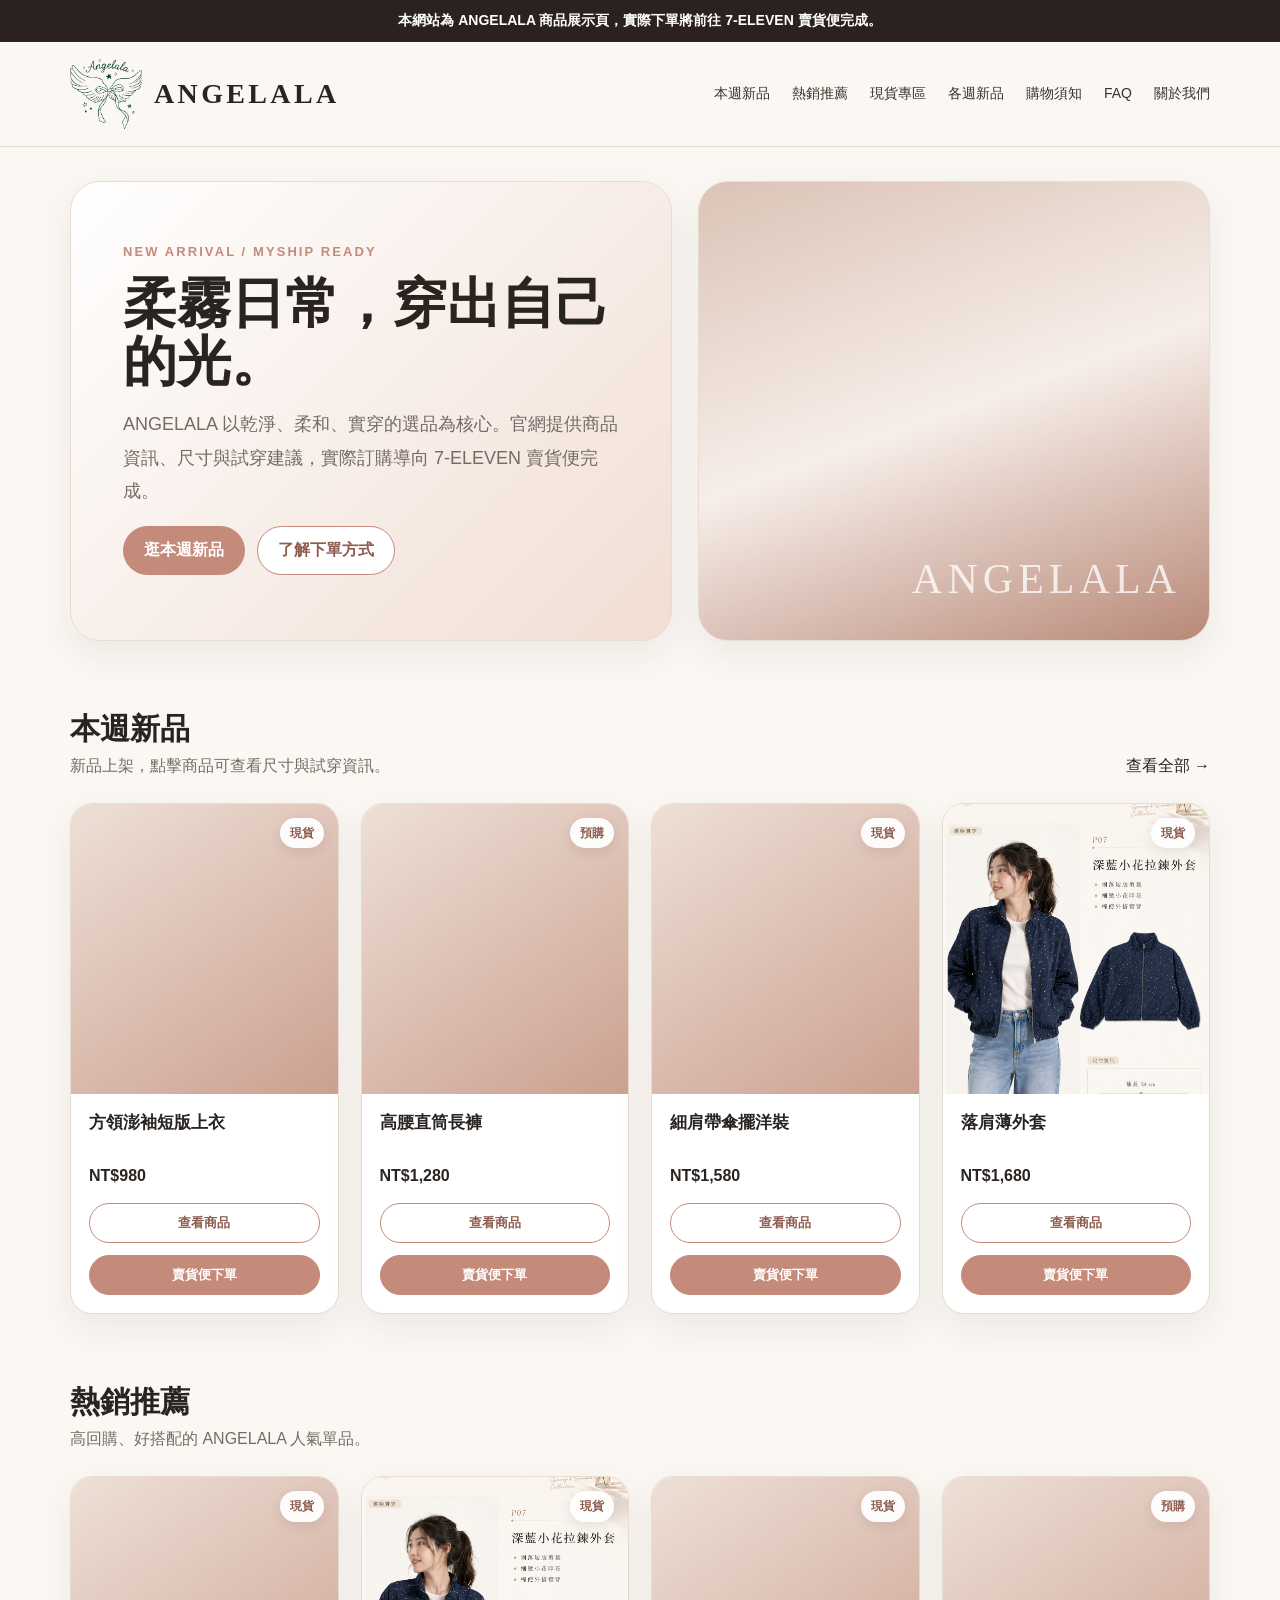
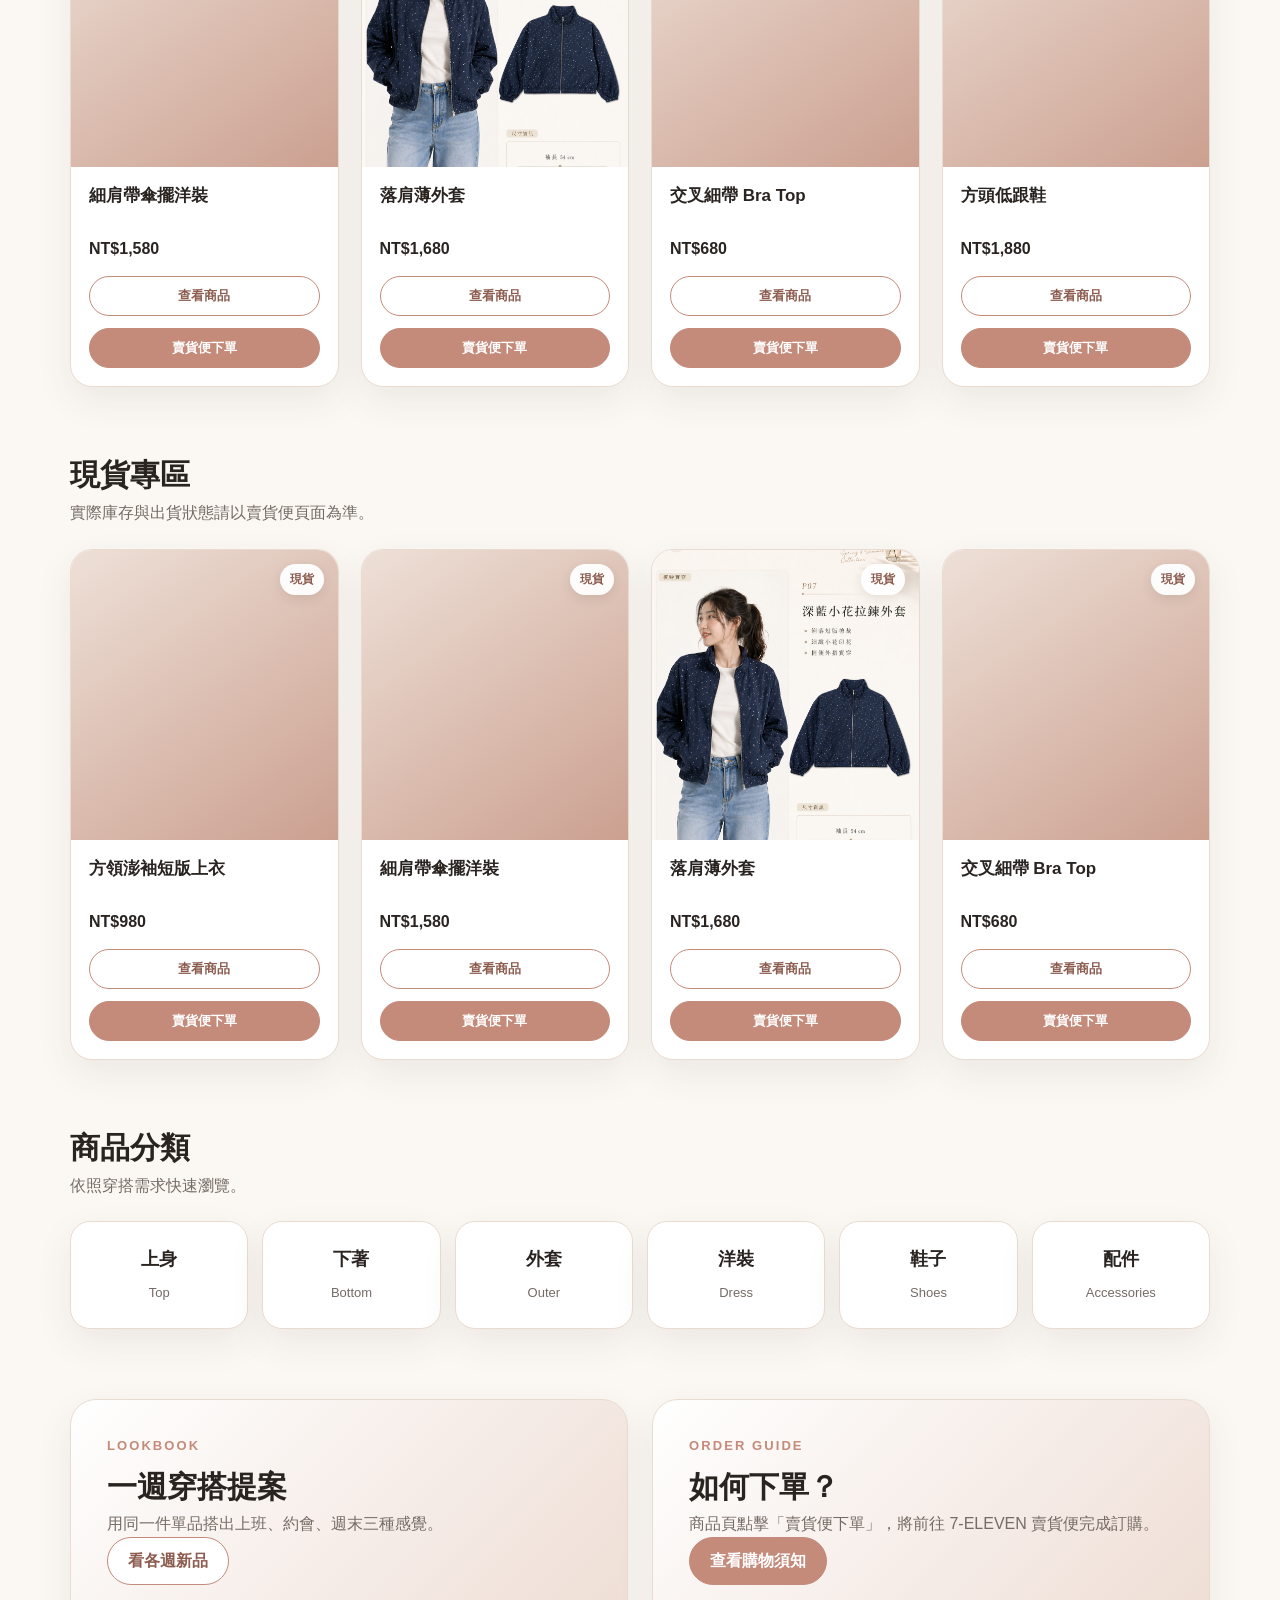
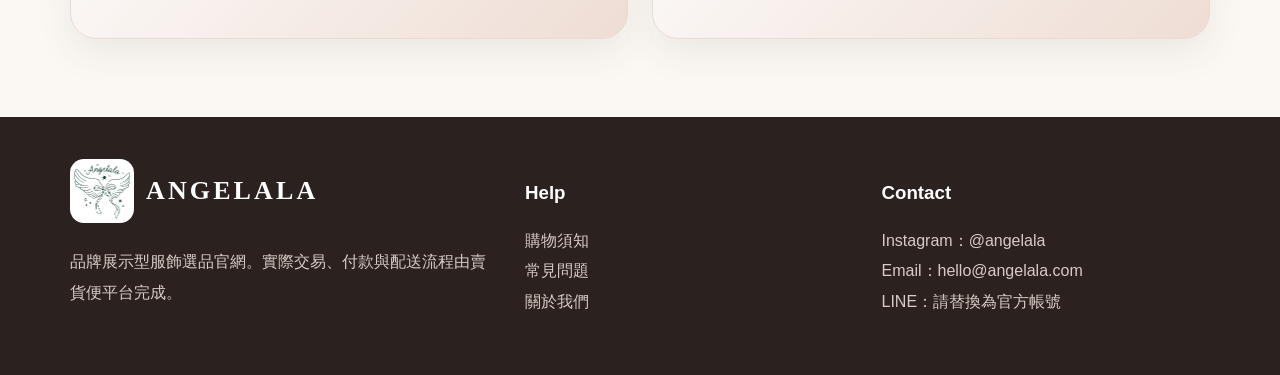
<file: index.html>
﻿<!doctype html><html lang="zh-Hant"><head><meta charset="utf-8"><meta name="viewport" content="width=device-width,initial-scale=1"><link rel="stylesheet" href="assets/css/style.css?v=20260427-final4"><title>ANGELALA｜服飾選品</title><meta name="description" content="ANGELALA 品牌展示型服飾官網，商品導流至 7-ELEVEN 賣貨便下單。"></head><body><div class="bar">本網站為 ANGELALA 商品展示頁，實際下單將前往 7-ELEVEN 賣貨便完成。</div><header class="header"><nav class="nav"><a class="logo" href="index.html"><img src="assets/img/angelala-logo.png" alt="ANGELALA"><span class="wordmark">ANGELALA</span></a><div class="menu"><a href="category.html">本週新品</a><a href="#hot">熱銷推薦</a><a href="#stock">現貨專區</a><a href="weeks.html">各週新品</a><a href="shopping-info.html">購物須知</a><a href="faq.html">FAQ</a><a href="about.html">關於我們</a></div></nav></header><main><section class="hero"><div class="heroText"><div class="eyebrow">New Arrival / MyShip Ready</div><h1>柔霧日常，穿出自己的光。</h1><p>ANGELALA 以乾淨、柔和、實穿的選品為核心。官網提供商品資訊、尺寸與試穿建議，實際訂購導向 7-ELEVEN 賣貨便完成。</p><div class="btns"><a class="btn primary" href="category.html">逛本週新品</a><a class="btn ghost" href="shopping-info.html">了解下單方式</a></div></div><div class="heroImg"></div></section><section class="section"><div class="sectionHead"><div><h2>本週新品</h2><p class="sub">新品上架，點擊商品可查看尺寸與試穿資訊。</p></div><a href="category.html">查看全部 →</a></div><div class="grid" data-new></div></section><section id="hot" class="section"><div class="sectionHead"><div><h2>熱銷推薦</h2><p class="sub">高回購、好搭配的 ANGELALA 人氣單品。</p></div></div><div class="grid" data-hot></div></section><section id="stock" class="section"><div class="sectionHead"><div><h2>現貨專區</h2><p class="sub">實際庫存與出貨狀態請以賣貨便頁面為準。</p></div></div><div class="grid" data-stock></div></section><section class="section"><h2>商品分類</h2><p class="sub">依照穿搭需求快速瀏覽。</p><div class="cats" style="margin-top:22px"><a class="cat" href="category.html"><b>上身</b><span>Top</span></a><a class="cat" href="category.html"><b>下著</b><span>Bottom</span></a><a class="cat" href="category.html"><b>外套</b><span>Outer</span></a><a class="cat" href="category.html"><b>洋裝</b><span>Dress</span></a><a class="cat" href="category.html"><b>鞋子</b><span>Shoes</span></a><a class="cat" href="category.html"><b>配件</b><span>Accessories</span></a></div></section><section class="section"><div class="look"><div class="lookCard"><div class="eyebrow">Lookbook</div><h2>一週穿搭提案</h2><p class="sub">用同一件單品搭出上班、約會、週末三種感覺。</p><a class="btn ghost" href="weeks.html">看各週新品</a></div><div class="lookCard"><div class="eyebrow">Order Guide</div><h2>如何下單？</h2><p class="sub">商品頁點擊「賣貨便下單」，將前往 7-ELEVEN 賣貨便完成訂購。</p><a class="btn primary" href="shopping-info.html">查看購物須知</a></div></div></section></main><footer class="footer"><div class="foot"><div><div class="logo brand-lockup"><img src="assets/img/angelala-logo.png" alt="ANGELALA"><span class="wordmark">ANGELALA</span></div><p>品牌展示型服飾選品官網。實際交易、付款與配送流程由賣貨便平台完成。</p></div><div><h3>Help</h3><p><a href="shopping-info.html">購物須知</a><br><a href="faq.html">常見問題</a><br><a href="about.html">關於我們</a></p></div><div><h3>Contact</h3><p>Instagram：@angelala<br>Email：hello@angelala.com<br>LINE：請替換為官方帳號</p></div></div></footer><script src="assets/js/data.js?v=20260427-final4"></script><script src="assets/js/main.js?v=20260427-final4"></script></body></html>
</file>
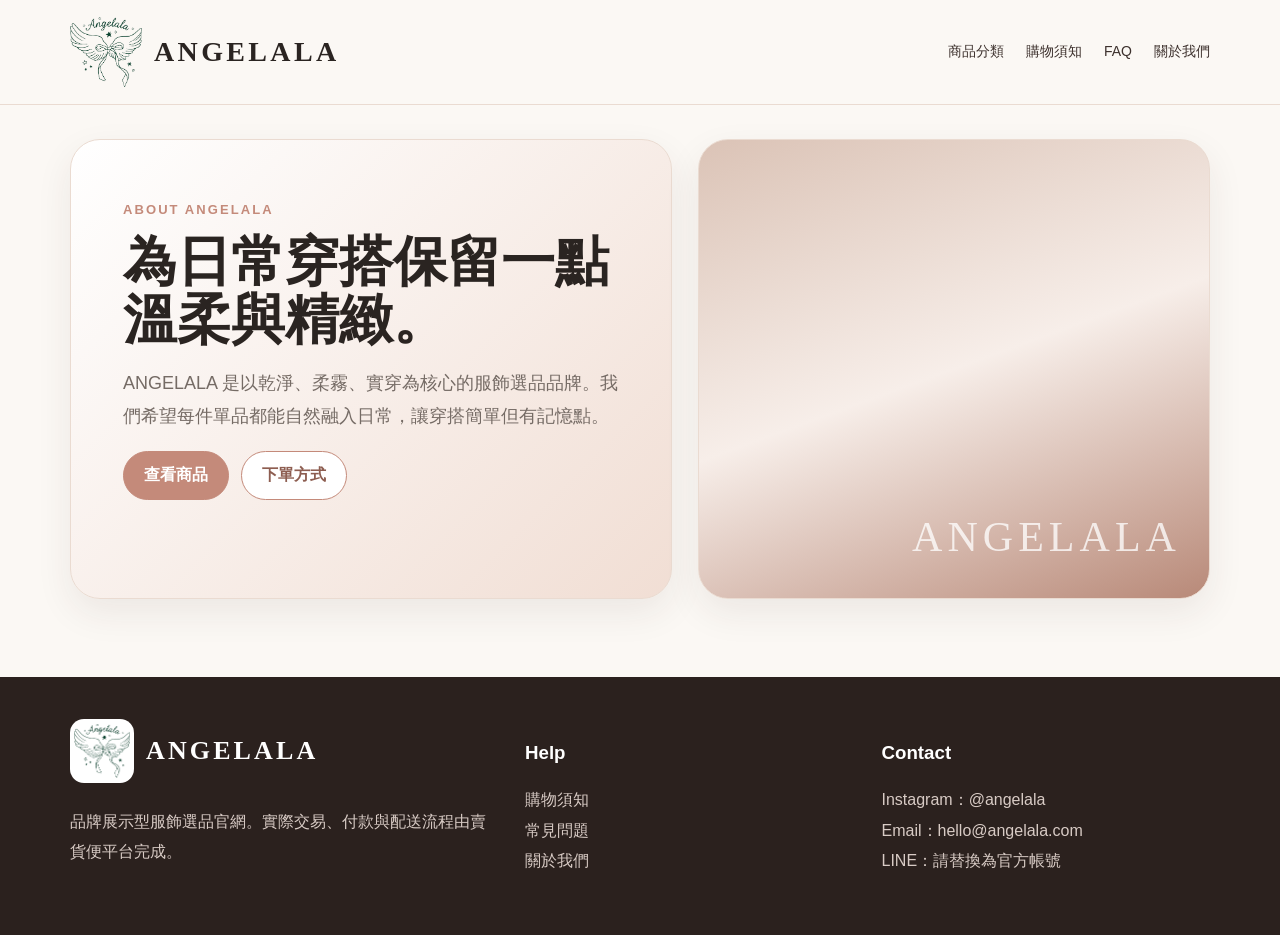
<file: about.html>
﻿<!doctype html><html lang="zh-Hant"><head><meta charset="utf-8"><meta name="viewport" content="width=device-width,initial-scale=1"><link rel="stylesheet" href="assets/css/style.css?v=20260427-final4"><title>關於我們｜ANGELALA</title></head><body><header class="header"><nav class="nav"><a class="logo" href="index.html"><img src="assets/img/angelala-logo.png" alt="ANGELALA"><span class="wordmark">ANGELALA</span></a><div class="menu"><a href="category.html">商品分類</a><a href="shopping-info.html">購物須知</a><a href="faq.html">FAQ</a><a href="about.html">關於我們</a></div></nav></header><main><section class="hero"><div class="heroText"><div class="eyebrow">About ANGELALA</div><h1>為日常穿搭保留一點溫柔與精緻。</h1><p>ANGELALA 是以乾淨、柔霧、實穿為核心的服飾選品品牌。我們希望每件單品都能自然融入日常，讓穿搭簡單但有記憶點。</p><div class="btns"><a class="btn primary" href="category.html">查看商品</a><a class="btn ghost" href="shopping-info.html">下單方式</a></div></div><div class="heroImg"></div></section></main><footer class="footer"><div class="foot"><div><div class="logo brand-lockup"><img src="assets/img/angelala-logo.png" alt="ANGELALA"><span class="wordmark">ANGELALA</span></div><p>品牌展示型服飾選品官網。實際交易、付款與配送流程由賣貨便平台完成。</p></div><div><h3>Help</h3><p><a href="shopping-info.html">購物須知</a><br><a href="faq.html">常見問題</a><br><a href="about.html">關於我們</a></p></div><div><h3>Contact</h3><p>Instagram：@angelala<br>Email：hello@angelala.com<br>LINE：請替換為官方帳號</p></div></div></footer></body></html>
</file>
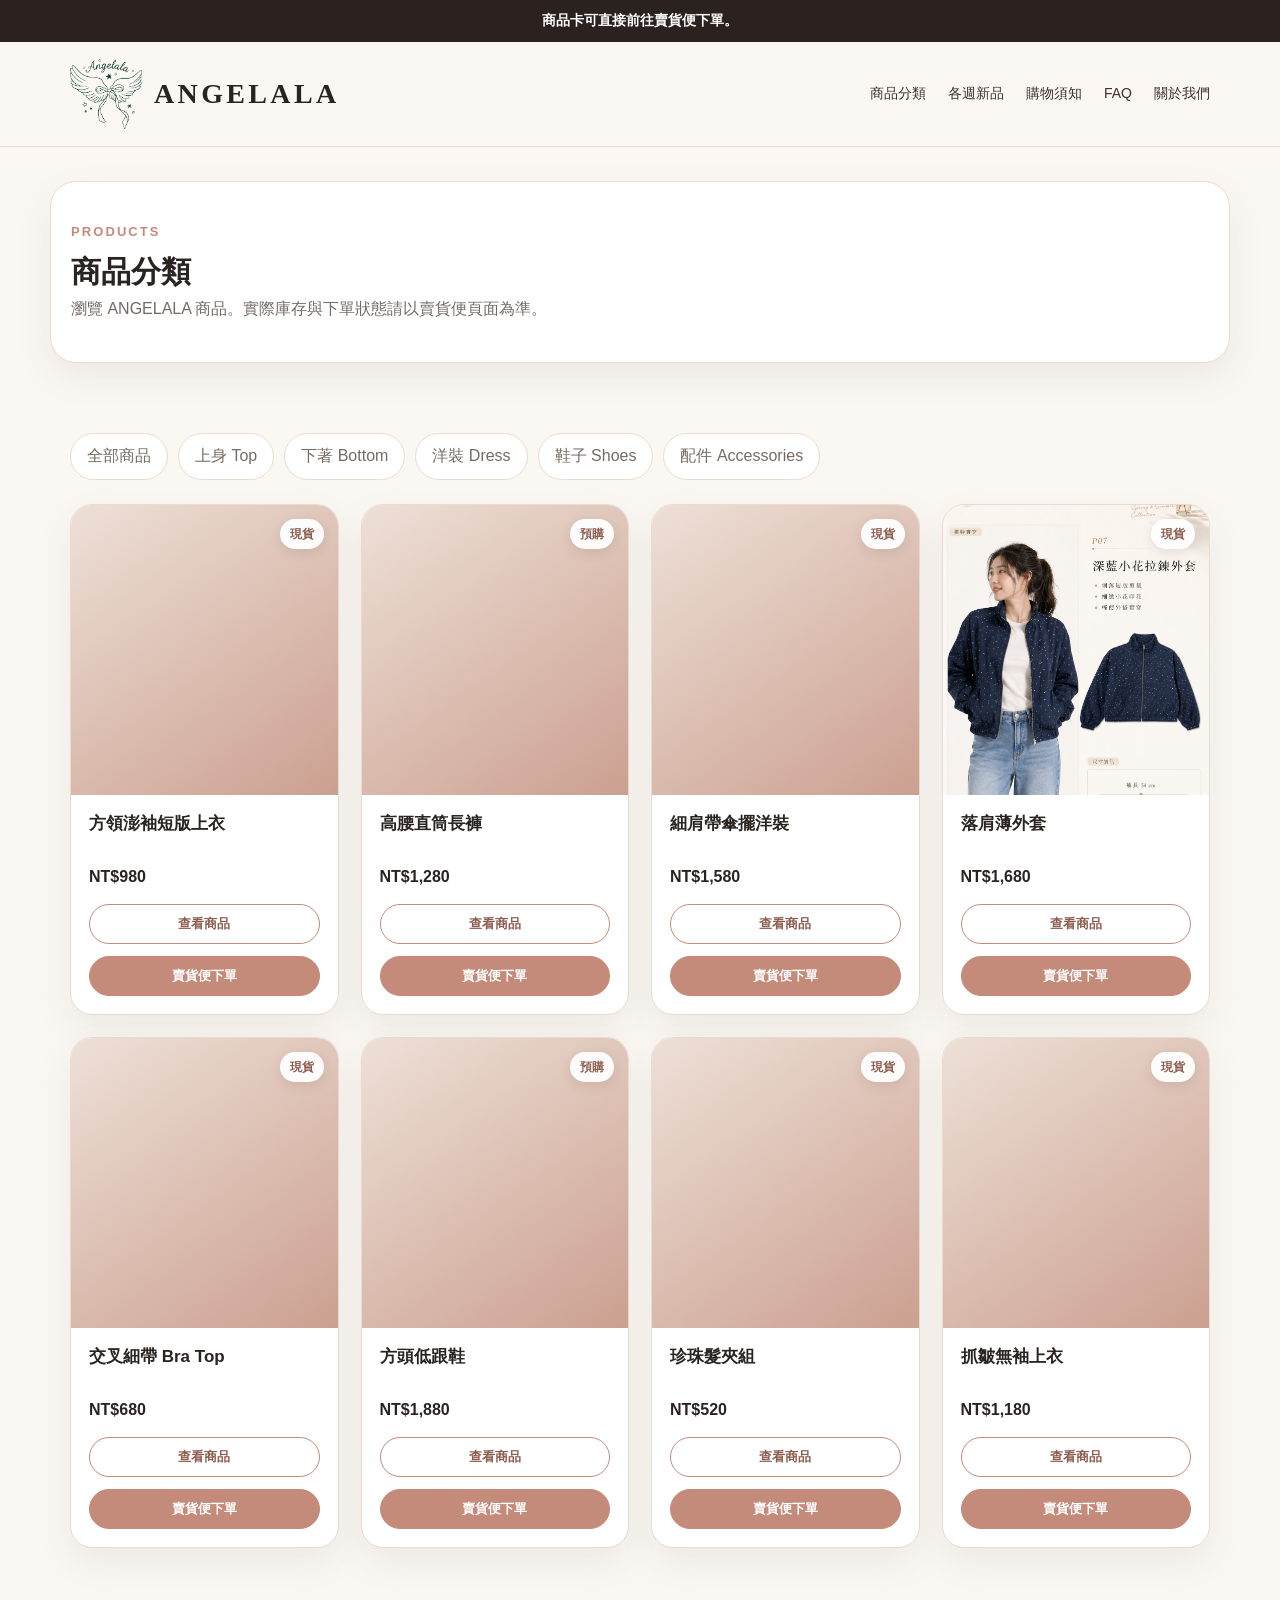
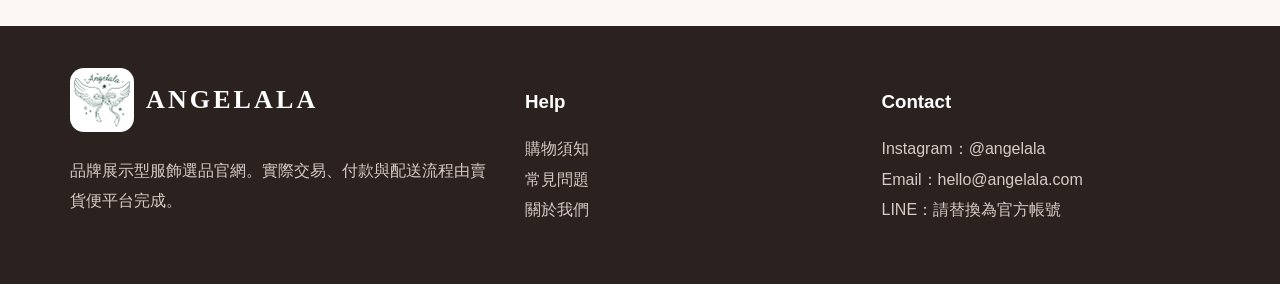
<file: category.html>
﻿<!doctype html><html lang="zh-Hant"><head><meta charset="utf-8"><meta name="viewport" content="width=device-width,initial-scale=1"><link rel="stylesheet" href="assets/css/style.css?v=20260427-final4"><title>商品分類｜ANGELALA</title></head><body><div class="bar">商品卡可直接前往賣貨便下單。</div><header class="header"><nav class="nav"><a class="logo" href="index.html"><img src="assets/img/angelala-logo.png" alt="ANGELALA"><span class="wordmark">ANGELALA</span></a><div class="menu"><a href="category.html">商品分類</a><a href="weeks.html">各週新品</a><a href="shopping-info.html">購物須知</a><a href="faq.html">FAQ</a><a href="about.html">關於我們</a></div></nav></header><main><section class="pageHero"><div class="eyebrow">Products</div><h1>商品分類</h1><p class="sub">瀏覽 ANGELALA 商品。實際庫存與下單狀態請以賣貨便頁面為準。</p></section><section class="section"><div class="filter"><span class="pill">全部商品</span><span class="pill">上身 Top</span><span class="pill">下著 Bottom</span><span class="pill">洋裝 Dress</span><span class="pill">鞋子 Shoes</span><span class="pill">配件 Accessories</span></div><div class="grid" data-products></div></section></main><footer class="footer"><div class="foot"><div><div class="logo brand-lockup"><img src="assets/img/angelala-logo.png" alt="ANGELALA"><span class="wordmark">ANGELALA</span></div><p>品牌展示型服飾選品官網。實際交易、付款與配送流程由賣貨便平台完成。</p></div><div><h3>Help</h3><p><a href="shopping-info.html">購物須知</a><br><a href="faq.html">常見問題</a><br><a href="about.html">關於我們</a></p></div><div><h3>Contact</h3><p>Instagram：@angelala<br>Email：hello@angelala.com<br>LINE：請替換為官方帳號</p></div></div></footer><script src="assets/js/data.js?v=20260427-final4"></script><script src="assets/js/main.js?v=20260427-final4"></script></body></html>
</file>
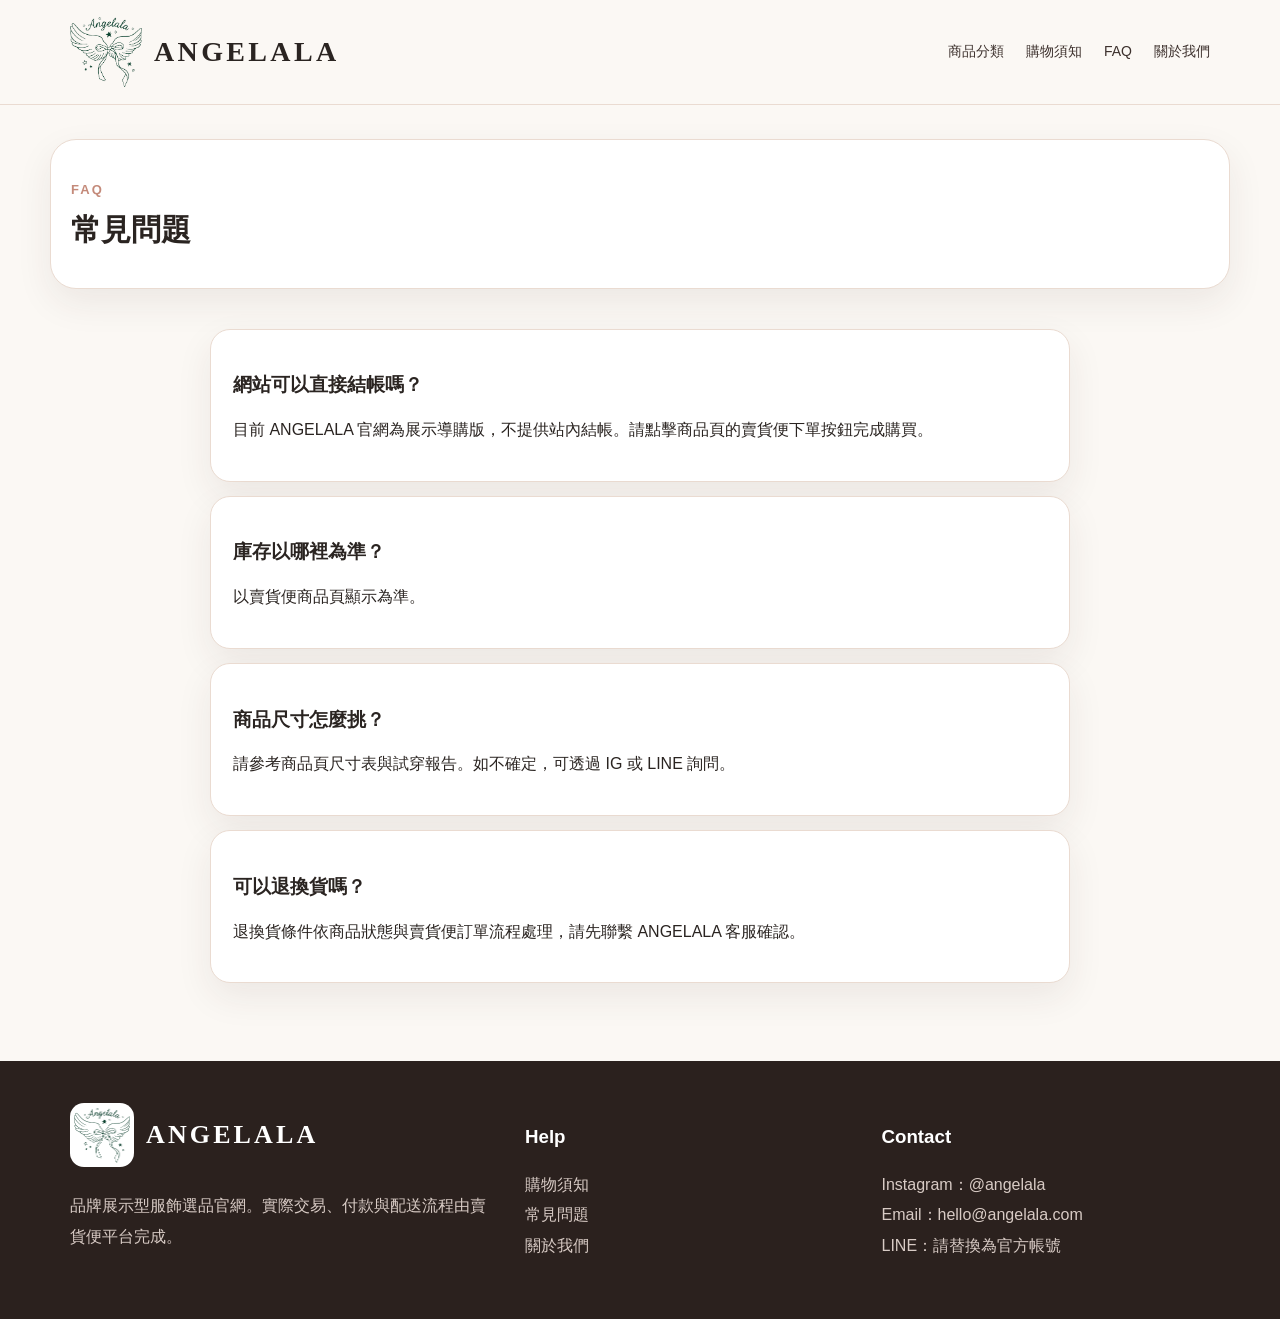
<file: faq.html>
﻿<!doctype html><html lang="zh-Hant"><head><meta charset="utf-8"><meta name="viewport" content="width=device-width,initial-scale=1"><link rel="stylesheet" href="assets/css/style.css?v=20260427-final4"><title>FAQ｜ANGELALA</title></head><body><header class="header"><nav class="nav"><a class="logo" href="index.html"><img src="assets/img/angelala-logo.png" alt="ANGELALA"><span class="wordmark">ANGELALA</span></a><div class="menu"><a href="category.html">商品分類</a><a href="shopping-info.html">購物須知</a><a href="faq.html">FAQ</a><a href="about.html">關於我們</a></div></nav></header><main><section class="pageHero"><div class="eyebrow">FAQ</div><h1>常見問題</h1></section><section class="faq"><div class="qa"><h3>網站可以直接結帳嗎？</h3><p>目前 ANGELALA 官網為展示導購版，不提供站內結帳。請點擊商品頁的賣貨便下單按鈕完成購買。</p></div><div class="qa"><h3>庫存以哪裡為準？</h3><p>以賣貨便商品頁顯示為準。</p></div><div class="qa"><h3>商品尺寸怎麼挑？</h3><p>請參考商品頁尺寸表與試穿報告。如不確定，可透過 IG 或 LINE 詢問。</p></div><div class="qa"><h3>可以退換貨嗎？</h3><p>退換貨條件依商品狀態與賣貨便訂單流程處理，請先聯繫 ANGELALA 客服確認。</p></div></section></main><footer class="footer"><div class="foot"><div><div class="logo brand-lockup"><img src="assets/img/angelala-logo.png" alt="ANGELALA"><span class="wordmark">ANGELALA</span></div><p>品牌展示型服飾選品官網。實際交易、付款與配送流程由賣貨便平台完成。</p></div><div><h3>Help</h3><p><a href="shopping-info.html">購物須知</a><br><a href="faq.html">常見問題</a><br><a href="about.html">關於我們</a></p></div><div><h3>Contact</h3><p>Instagram：@angelala<br>Email：hello@angelala.com<br>LINE：請替換為官方帳號</p></div></div></footer></body></html>
</file>
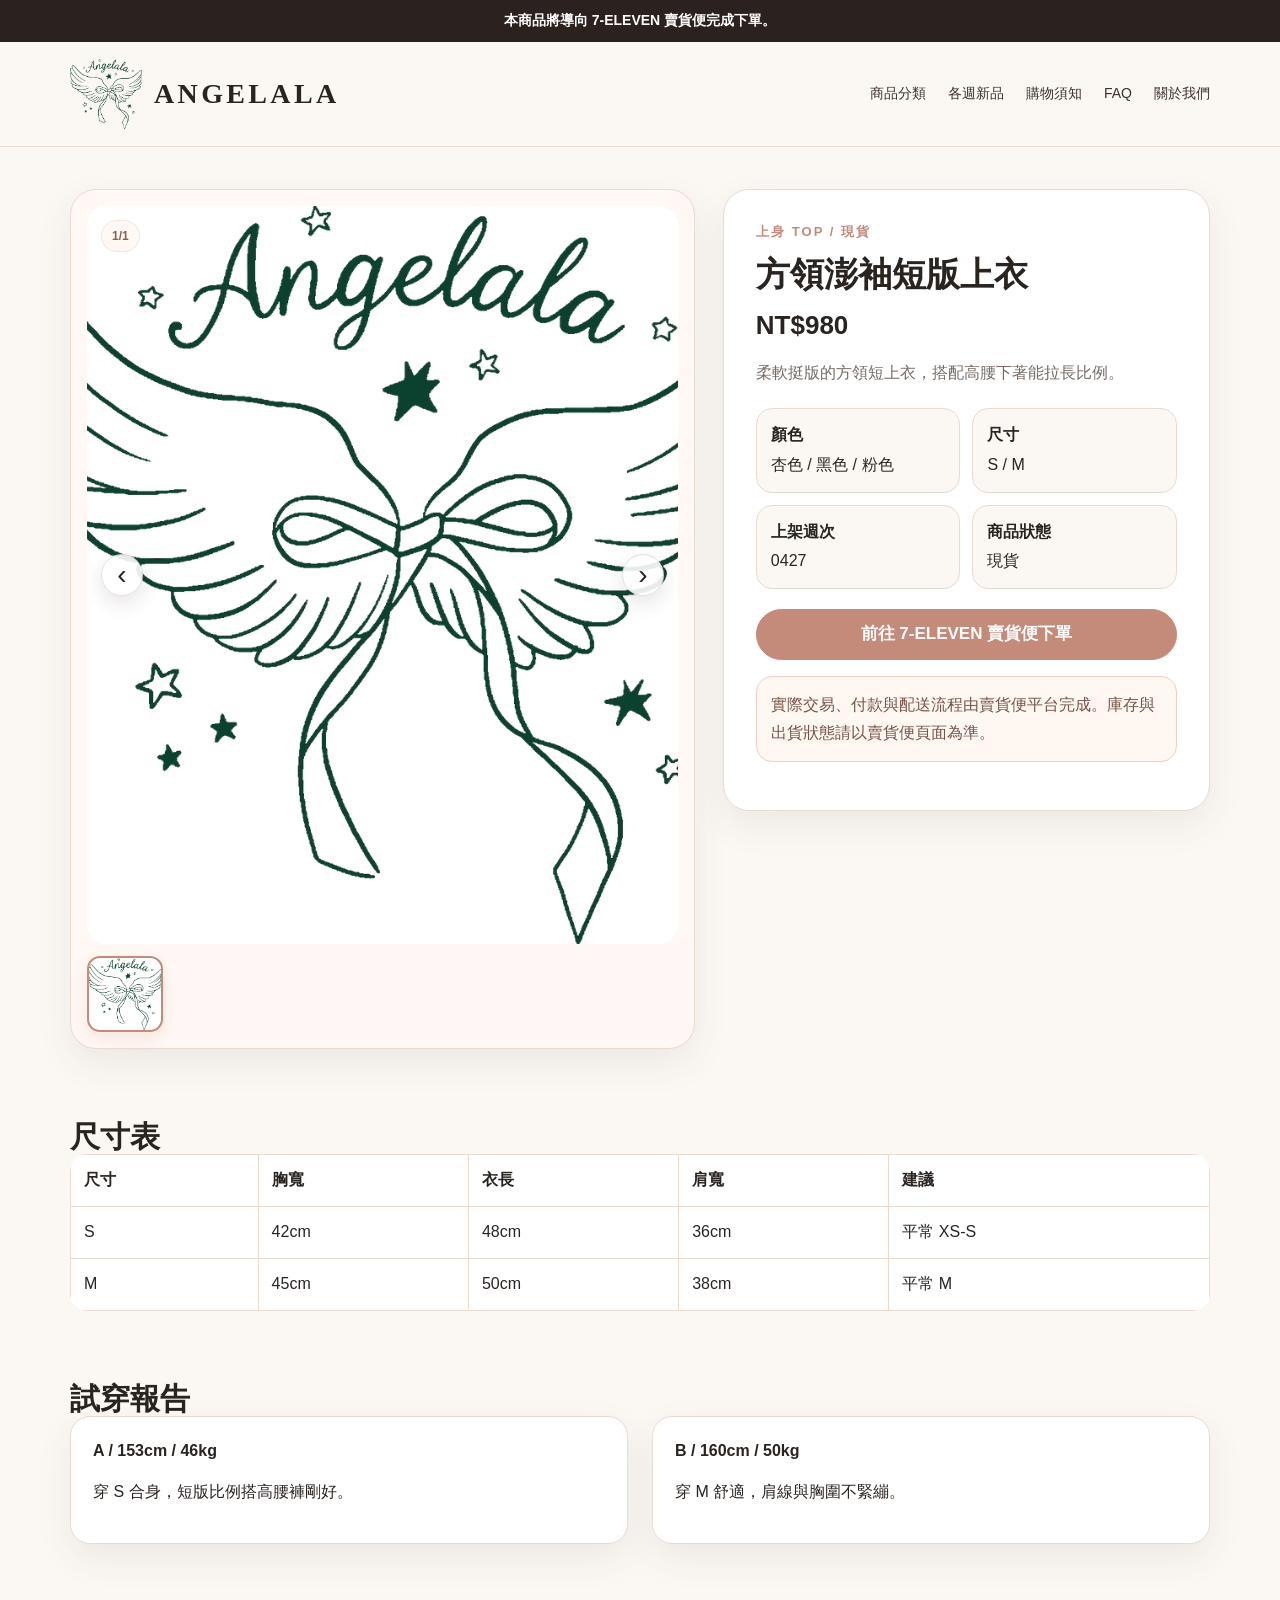
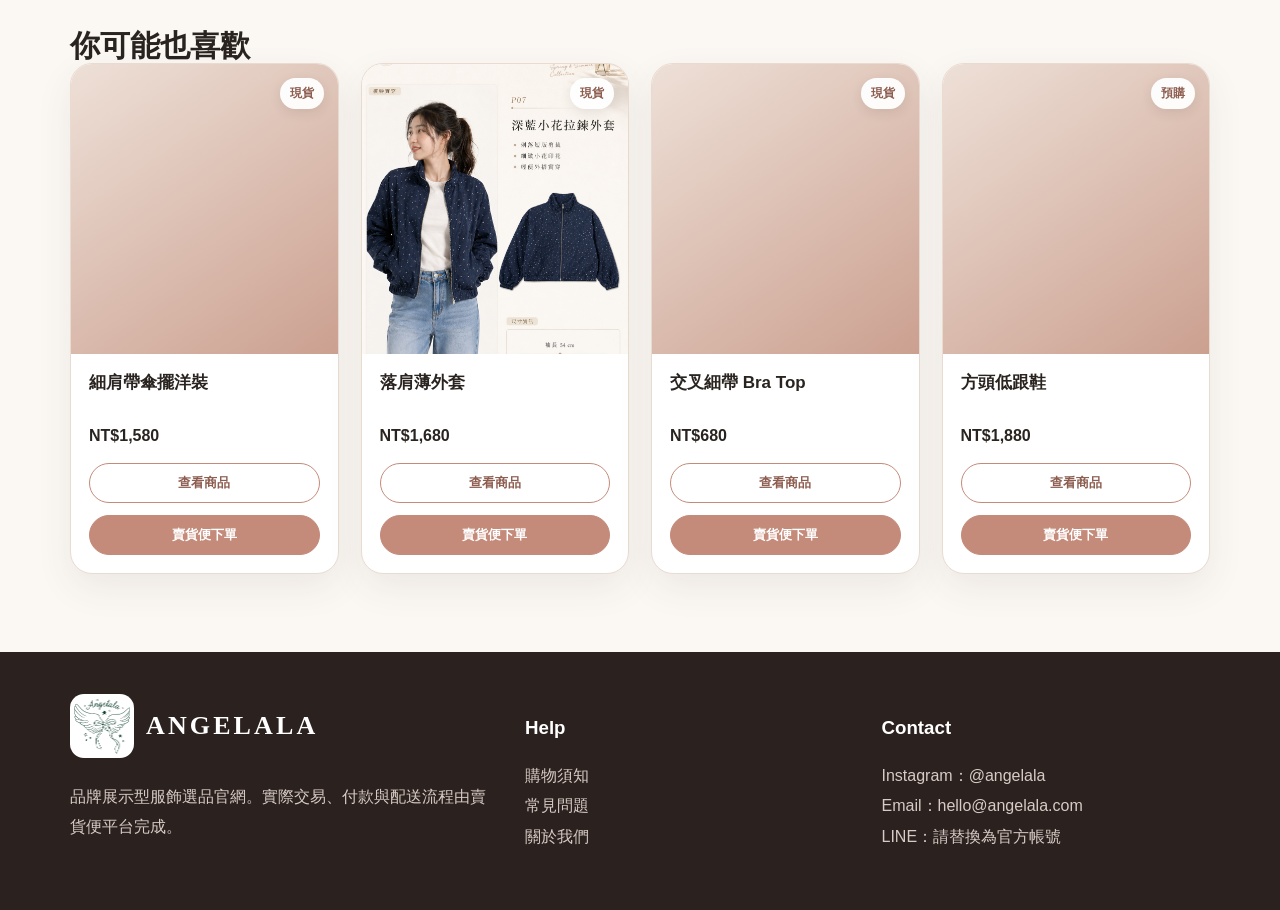
<file: product.html>
﻿<!doctype html><html lang="zh-Hant"><head><meta charset="utf-8"><meta name="viewport" content="width=device-width,initial-scale=1"><link rel="stylesheet" href="assets/css/style.css?v=20260427-final4"><title>商品詳情｜ANGELALA</title></head><body><div class="bar">本商品將導向 7-ELEVEN 賣貨便完成下單。</div><header class="header"><nav class="nav"><a class="logo" href="index.html"><img src="assets/img/angelala-logo.png" alt="ANGELALA"><span class="wordmark">ANGELALA</span></a><div class="menu"><a href="category.html">商品分類</a><a href="weeks.html">各週新品</a><a href="shopping-info.html">購物須知</a><a href="faq.html">FAQ</a><a href="about.html">關於我們</a></div></nav></header><main><section class="productPage" data-product-detail></section><section class="section"><h2>尺寸表</h2><table class="table"><tr><th>尺寸</th><th>胸寬</th><th>衣長</th><th>肩寬</th><th>建議</th></tr><tr><td>S</td><td>42cm</td><td>48cm</td><td>36cm</td><td>平常 XS-S</td></tr><tr><td>M</td><td>45cm</td><td>50cm</td><td>38cm</td><td>平常 M</td></tr></table></section><section class="section"><h2>試穿報告</h2><div class="look"><div class="qa"><b>A / 153cm / 46kg</b><p>穿 S 合身，短版比例搭高腰褲剛好。</p></div><div class="qa"><b>B / 160cm / 50kg</b><p>穿 M 舒適，肩線與胸圍不緊繃。</p></div></div></section><section class="section"><h2>你可能也喜歡</h2><div class="grid" data-hot></div></section></main><footer class="footer"><div class="foot"><div><div class="logo brand-lockup"><img src="assets/img/angelala-logo.png" alt="ANGELALA"><span class="wordmark">ANGELALA</span></div><p>品牌展示型服飾選品官網。實際交易、付款與配送流程由賣貨便平台完成。</p></div><div><h3>Help</h3><p><a href="shopping-info.html">購物須知</a><br><a href="faq.html">常見問題</a><br><a href="about.html">關於我們</a></p></div><div><h3>Contact</h3><p>Instagram：@angelala<br>Email：hello@angelala.com<br>LINE：請替換為官方帳號</p></div></div></footer><script src="assets/js/data.js?v=20260427-final4"></script><script src="assets/js/main.js?v=20260427-final4"></script></body></html>
</file>
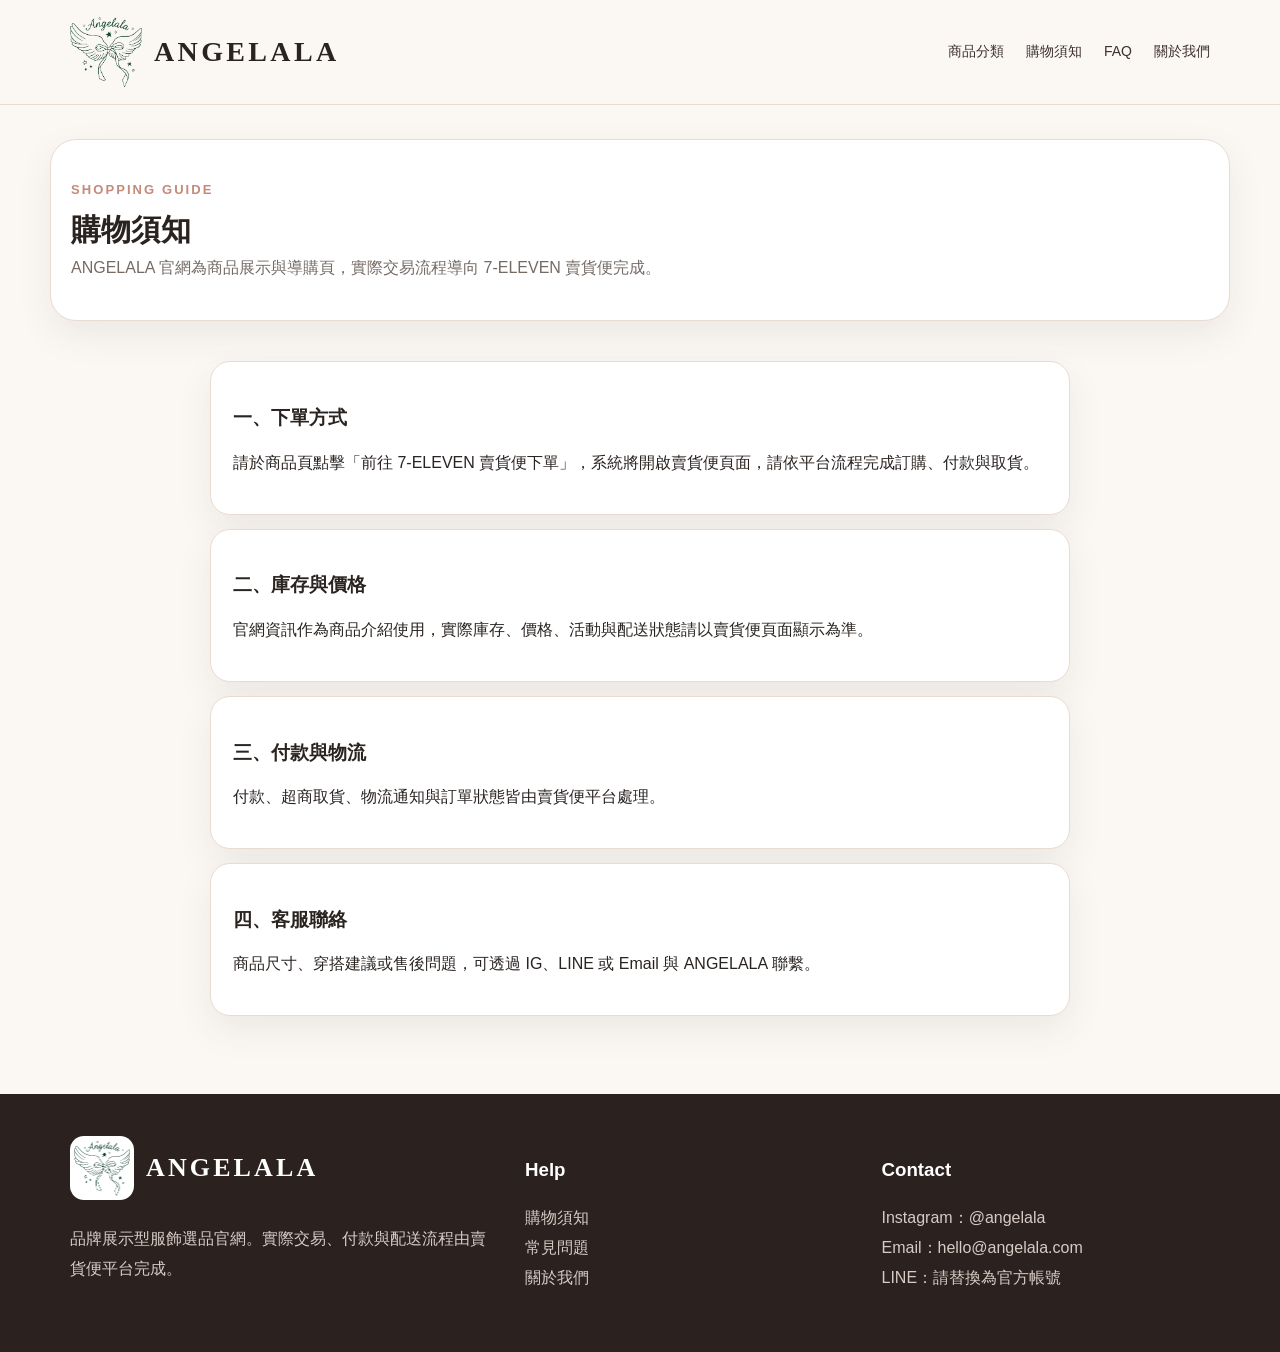
<file: shopping-info.html>
﻿<!doctype html><html lang="zh-Hant"><head><meta charset="utf-8"><meta name="viewport" content="width=device-width,initial-scale=1"><link rel="stylesheet" href="assets/css/style.css?v=20260427-final4"><title>購物須知｜ANGELALA</title></head><body><header class="header"><nav class="nav"><a class="logo" href="index.html"><img src="assets/img/angelala-logo.png" alt="ANGELALA"><span class="wordmark">ANGELALA</span></a><div class="menu"><a href="category.html">商品分類</a><a href="shopping-info.html">購物須知</a><a href="faq.html">FAQ</a><a href="about.html">關於我們</a></div></nav></header><main><section class="pageHero"><div class="eyebrow">Shopping Guide</div><h1>購物須知</h1><p class="sub">ANGELALA 官網為商品展示與導購頁，實際交易流程導向 7-ELEVEN 賣貨便完成。</p></section><section class="faq"><div class="qa"><h3>一、下單方式</h3><p>請於商品頁點擊「前往 7-ELEVEN 賣貨便下單」，系統將開啟賣貨便頁面，請依平台流程完成訂購、付款與取貨。</p></div><div class="qa"><h3>二、庫存與價格</h3><p>官網資訊作為商品介紹使用，實際庫存、價格、活動與配送狀態請以賣貨便頁面顯示為準。</p></div><div class="qa"><h3>三、付款與物流</h3><p>付款、超商取貨、物流通知與訂單狀態皆由賣貨便平台處理。</p></div><div class="qa"><h3>四、客服聯絡</h3><p>商品尺寸、穿搭建議或售後問題，可透過 IG、LINE 或 Email 與 ANGELALA 聯繫。</p></div></section></main><footer class="footer"><div class="foot"><div><div class="logo brand-lockup"><img src="assets/img/angelala-logo.png" alt="ANGELALA"><span class="wordmark">ANGELALA</span></div><p>品牌展示型服飾選品官網。實際交易、付款與配送流程由賣貨便平台完成。</p></div><div><h3>Help</h3><p><a href="shopping-info.html">購物須知</a><br><a href="faq.html">常見問題</a><br><a href="about.html">關於我們</a></p></div><div><h3>Contact</h3><p>Instagram：@angelala<br>Email：hello@angelala.com<br>LINE：請替換為官方帳號</p></div></div></footer></body></html>
</file>
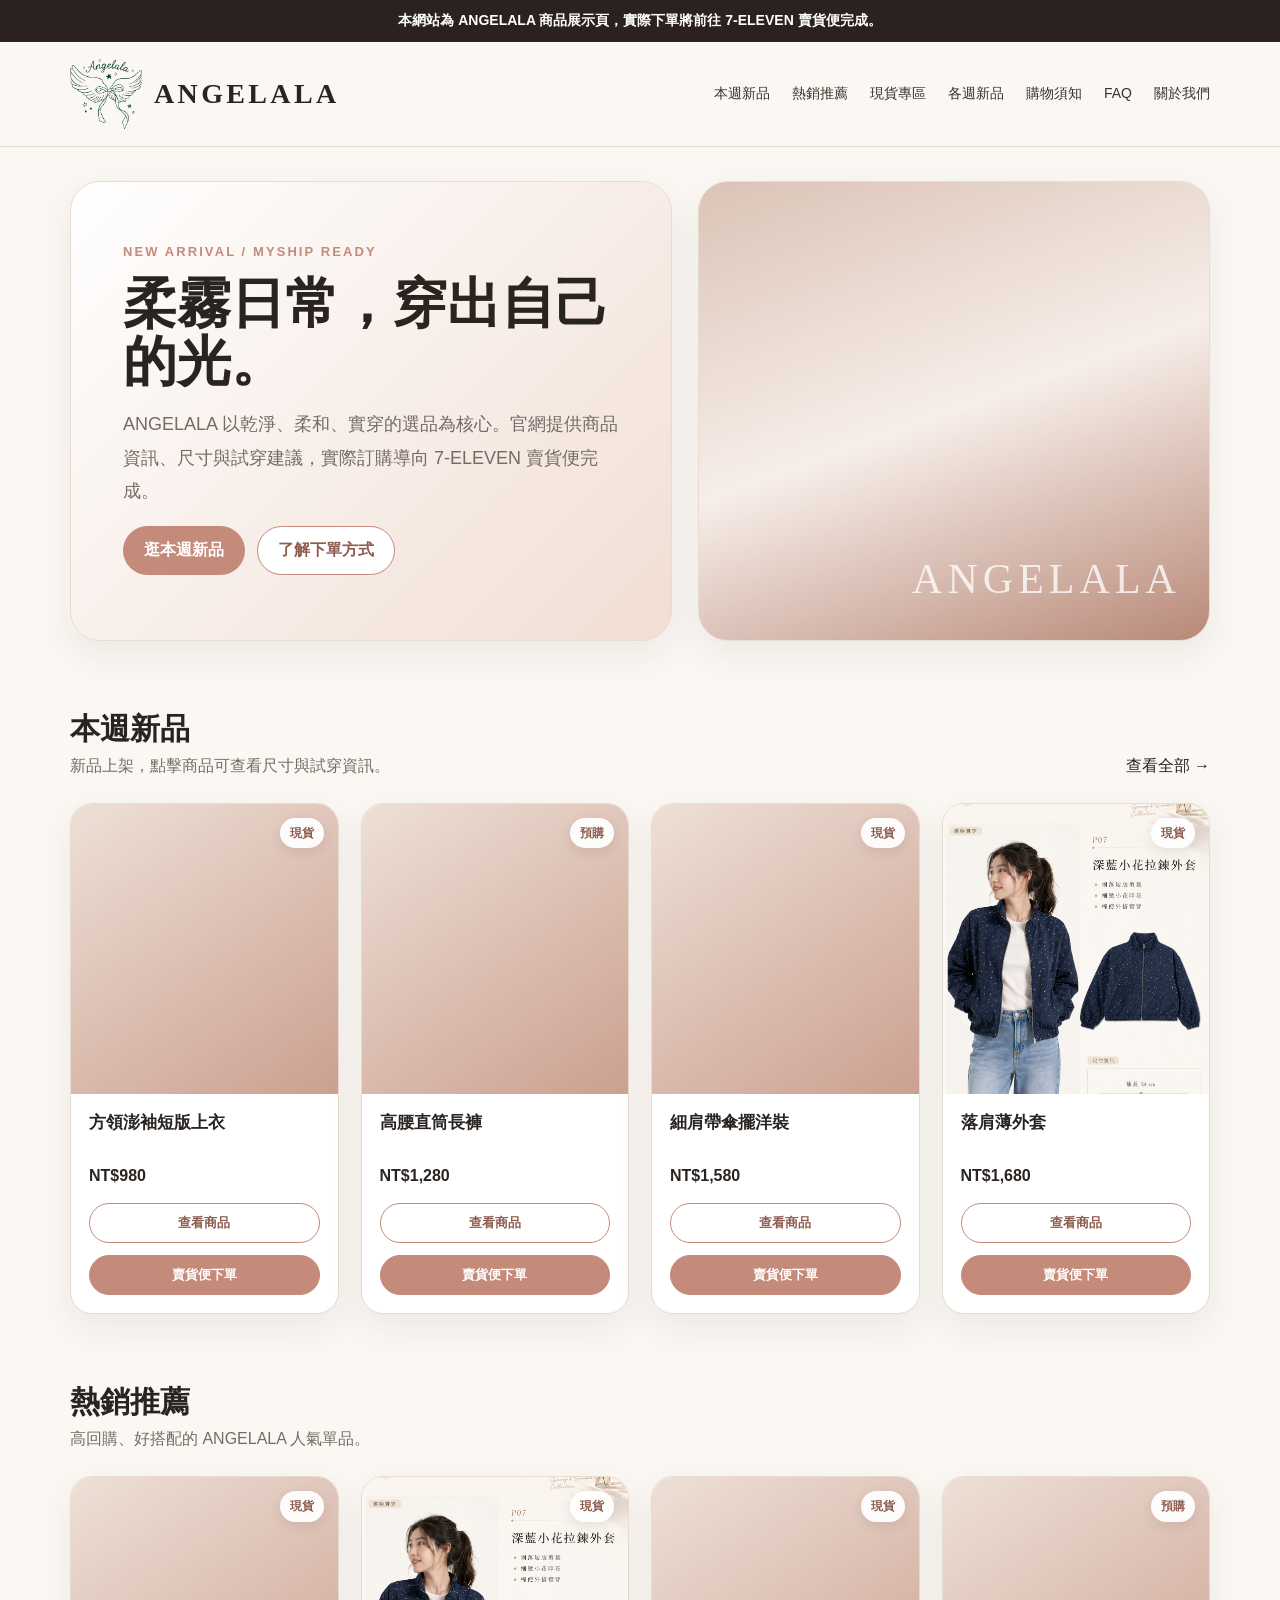
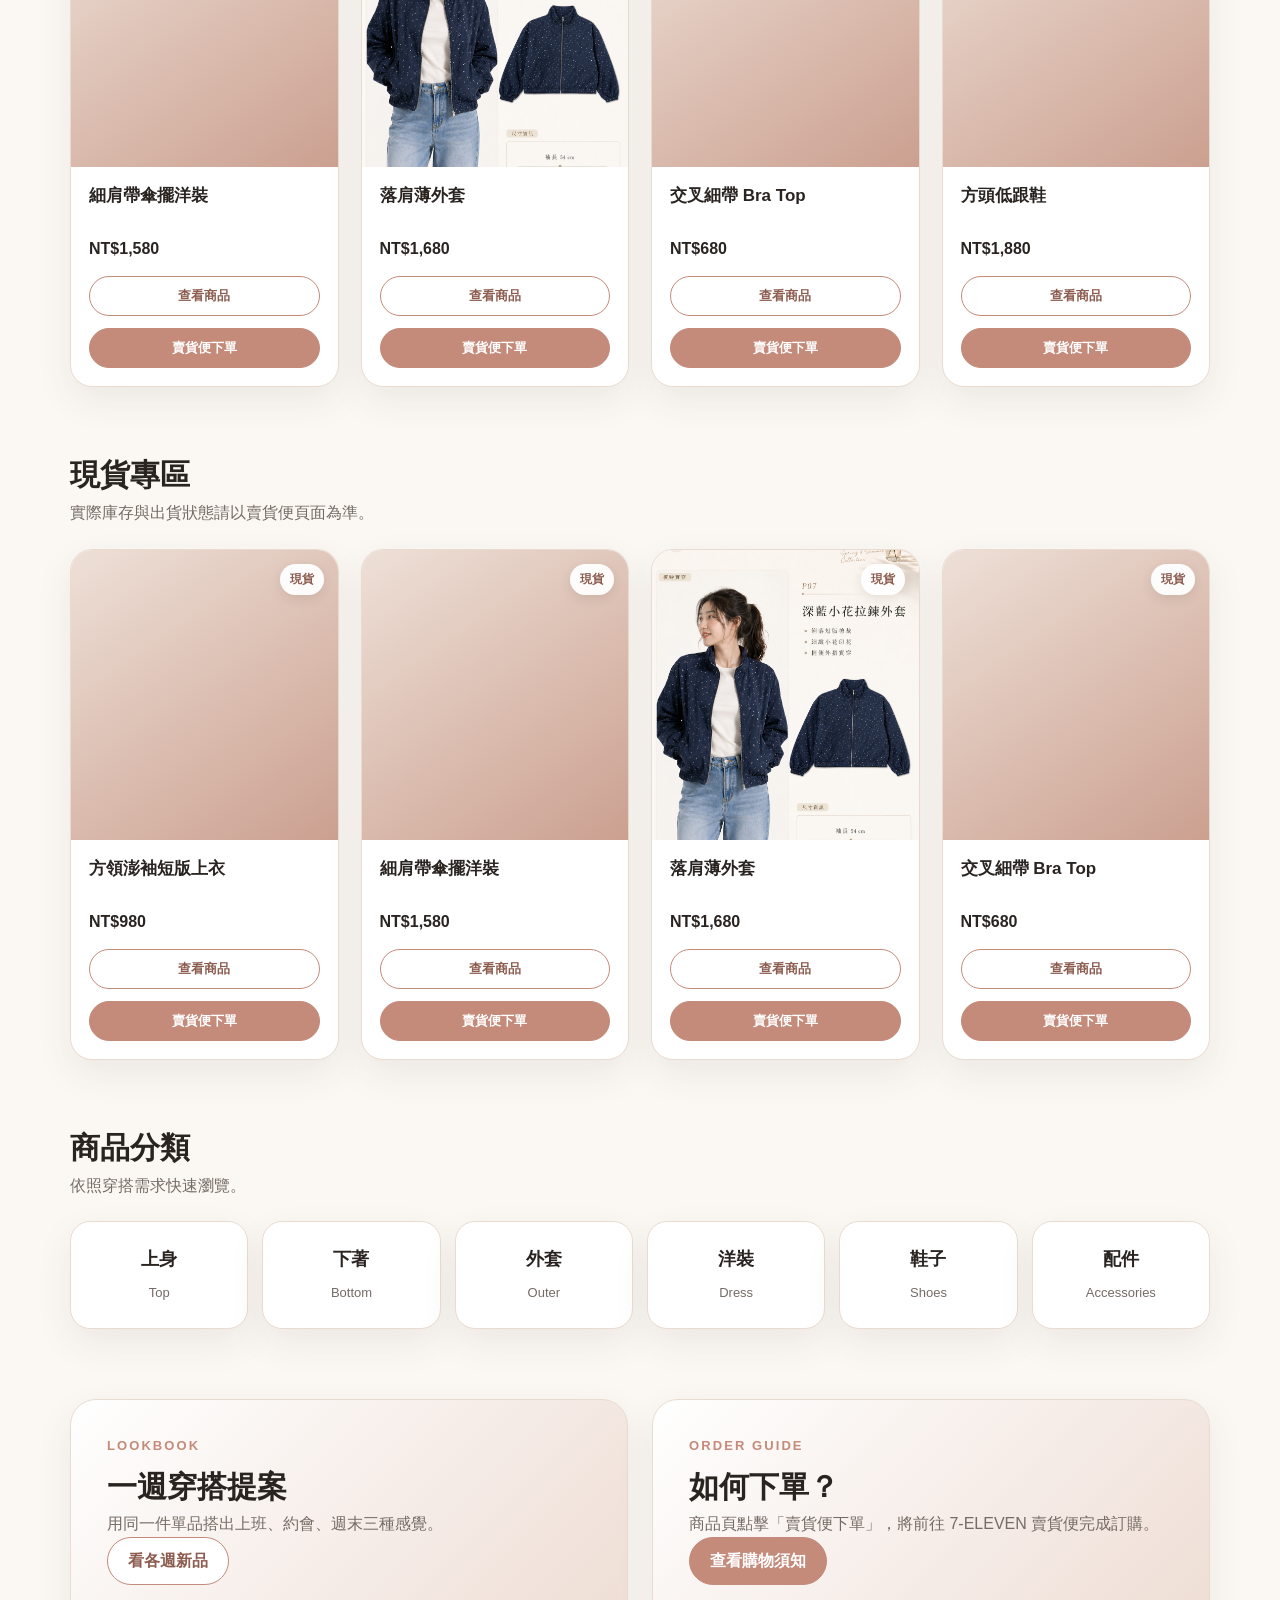
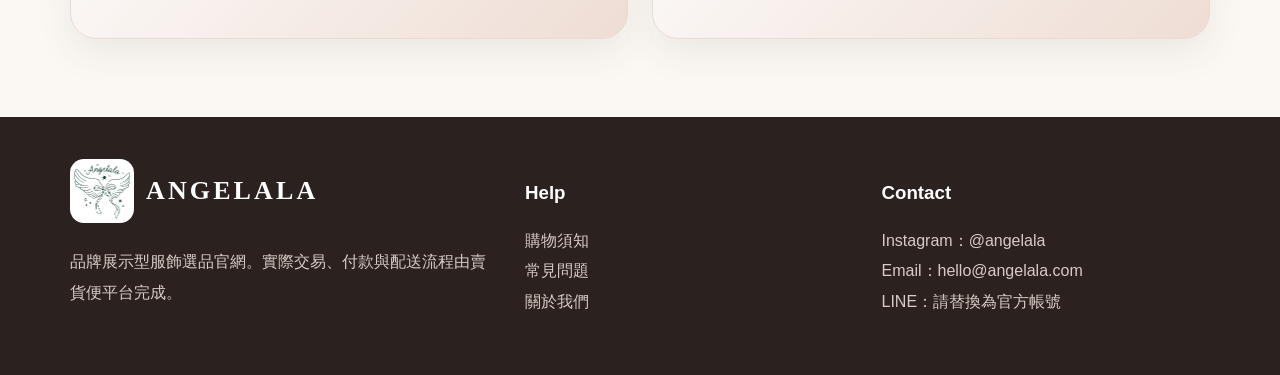
<file: stable-index.html>
﻿<!doctype html><html lang="zh-Hant"><head><meta charset="utf-8"><meta name="viewport" content="width=device-width,initial-scale=1"><link rel="stylesheet" href="assets/css/style.css"><title>ANGELALA｜服飾選品</title><meta name="description" content="ANGELALA 品牌展示型服飾官網，商品導流至 7-ELEVEN 賣貨便下單。"></head><body><div class="bar">本網站為 ANGELALA 商品展示頁，實際下單將前往 7-ELEVEN 賣貨便完成。</div><header class="header"><nav class="nav"><a class="logo" href="index.html"><img src="assets/img/angelala-logo.png" alt="ANGELALA"><span class="wordmark">ANGELALA</span></a><div class="menu"><a href="category.html">本週新品</a><a href="#hot">熱銷推薦</a><a href="#stock">現貨專區</a><a href="weeks.html">各週新品</a><a href="shopping-info.html">購物須知</a><a href="faq.html">FAQ</a><a href="about.html">關於我們</a></div></nav></header><main><section class="hero"><div class="heroText"><div class="eyebrow">New Arrival / MyShip Ready</div><h1>柔霧日常，穿出自己的光。</h1><p>ANGELALA 以乾淨、柔和、實穿的選品為核心。官網提供商品資訊、尺寸與試穿建議，實際訂購導向 7-ELEVEN 賣貨便完成。</p><div class="btns"><a class="btn primary" href="category.html">逛本週新品</a><a class="btn ghost" href="shopping-info.html">了解下單方式</a></div></div><div class="heroImg"></div></section><section class="section"><div class="sectionHead"><div><h2>本週新品</h2><p class="sub">新品上架，點擊商品可查看尺寸與試穿資訊。</p></div><a href="category.html">查看全部 →</a></div><div class="grid" data-new></div></section><section id="hot" class="section"><div class="sectionHead"><div><h2>熱銷推薦</h2><p class="sub">高回購、好搭配的 ANGELALA 人氣單品。</p></div></div><div class="grid" data-hot></div></section><section id="stock" class="section"><div class="sectionHead"><div><h2>現貨專區</h2><p class="sub">實際庫存與出貨狀態請以賣貨便頁面為準。</p></div></div><div class="grid" data-stock></div></section><section class="section"><h2>商品分類</h2><p class="sub">依照穿搭需求快速瀏覽。</p><div class="cats" style="margin-top:22px"><a class="cat" href="category.html"><b>上身</b><span>Top</span></a><a class="cat" href="category.html"><b>下著</b><span>Bottom</span></a><a class="cat" href="category.html"><b>外套</b><span>Outer</span></a><a class="cat" href="category.html"><b>洋裝</b><span>Dress</span></a><a class="cat" href="category.html"><b>鞋子</b><span>Shoes</span></a><a class="cat" href="category.html"><b>配件</b><span>Accessories</span></a></div></section><section class="section"><div class="look"><div class="lookCard"><div class="eyebrow">Lookbook</div><h2>一週穿搭提案</h2><p class="sub">用同一件單品搭出上班、約會、週末三種感覺。</p><a class="btn ghost" href="weeks.html">看各週新品</a></div><div class="lookCard"><div class="eyebrow">Order Guide</div><h2>如何下單？</h2><p class="sub">商品頁點擊「賣貨便下單」，將前往 7-ELEVEN 賣貨便完成訂購。</p><a class="btn primary" href="shopping-info.html">查看購物須知</a></div></div></section></main><footer class="footer"><div class="foot"><div><div class="logo brand-lockup"><img src="assets/img/angelala-logo.png" alt="ANGELALA"><span class="wordmark">ANGELALA</span></div><p>品牌展示型服飾選品官網。實際交易、付款與配送流程由賣貨便平台完成。</p></div><div><h3>Help</h3><p><a href="shopping-info.html">購物須知</a><br><a href="faq.html">常見問題</a><br><a href="about.html">關於我們</a></p></div><div><h3>Contact</h3><p>Instagram：@angelala<br>Email：hello@angelala.com<br>LINE：請替換為官方帳號</p></div></div></footer><script src="assets/js/data.js"></script><script src="assets/js/main.js"></script></body></html>
</file>
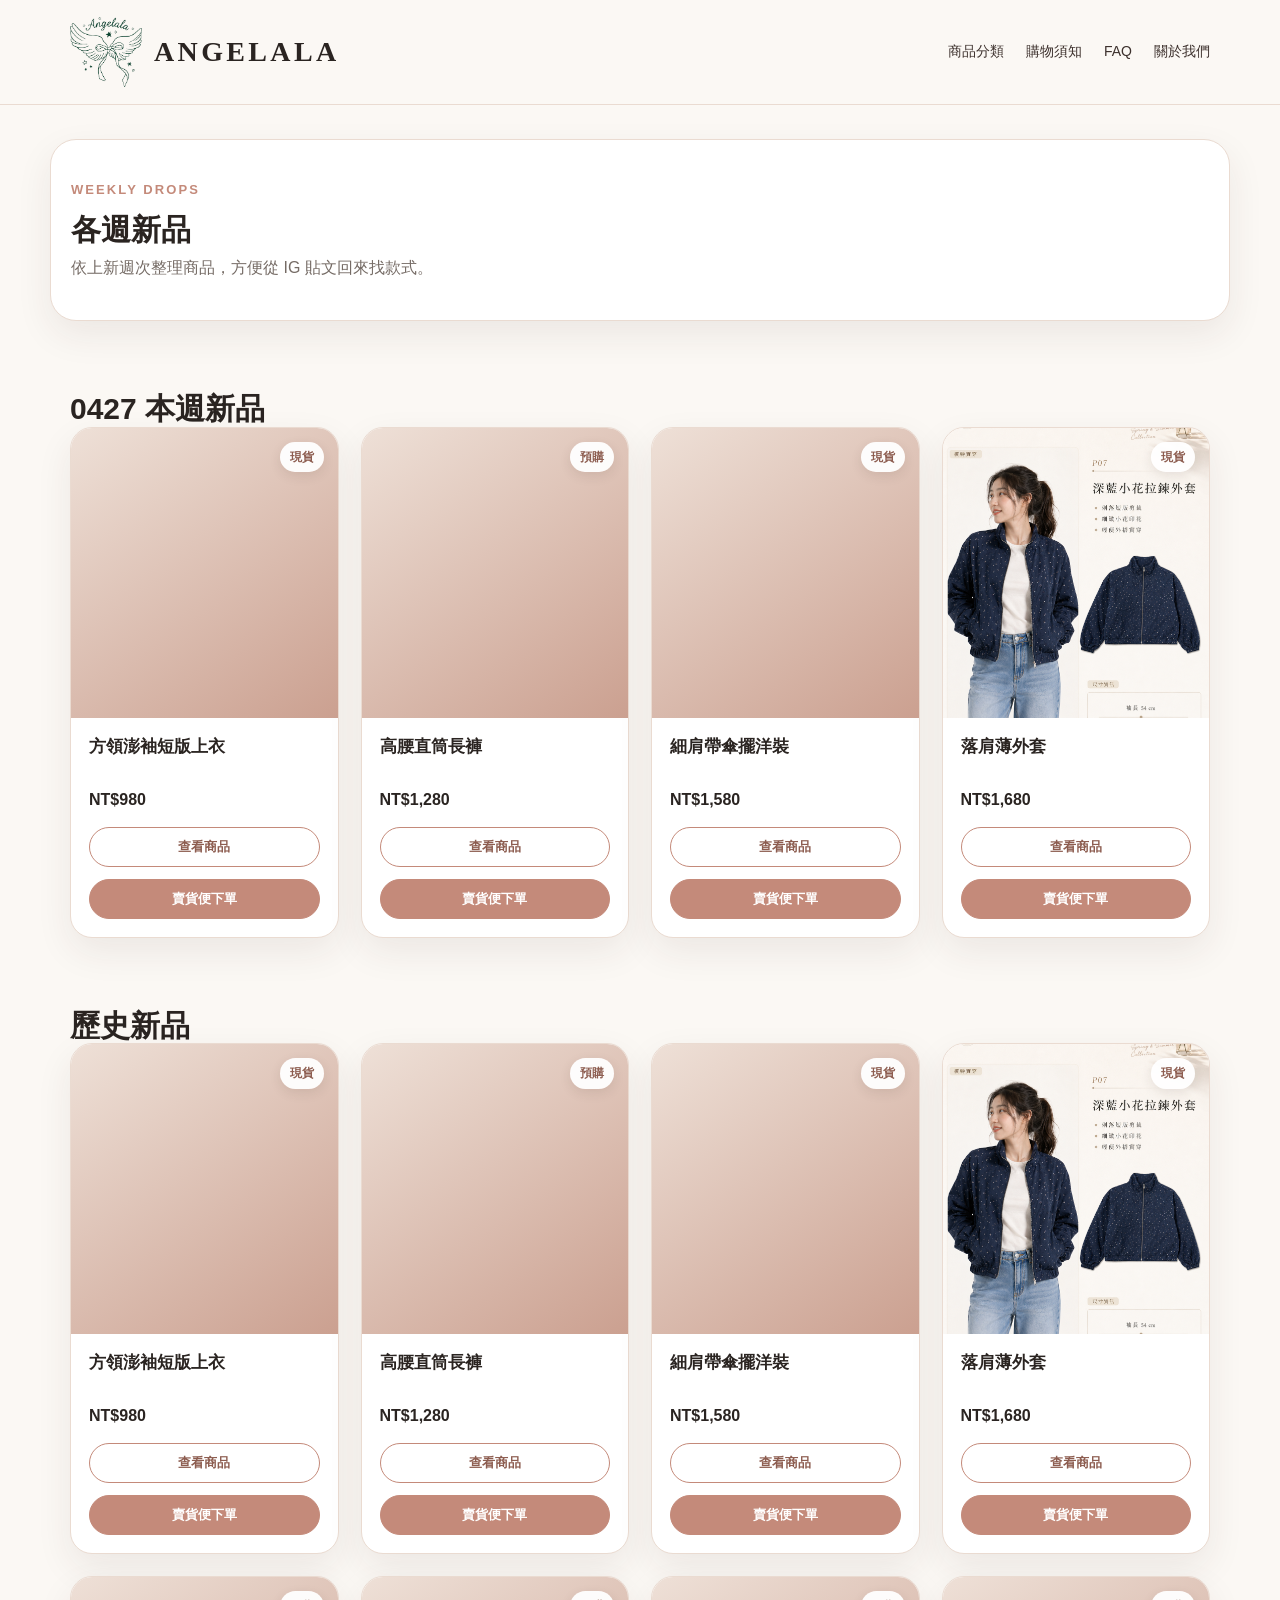
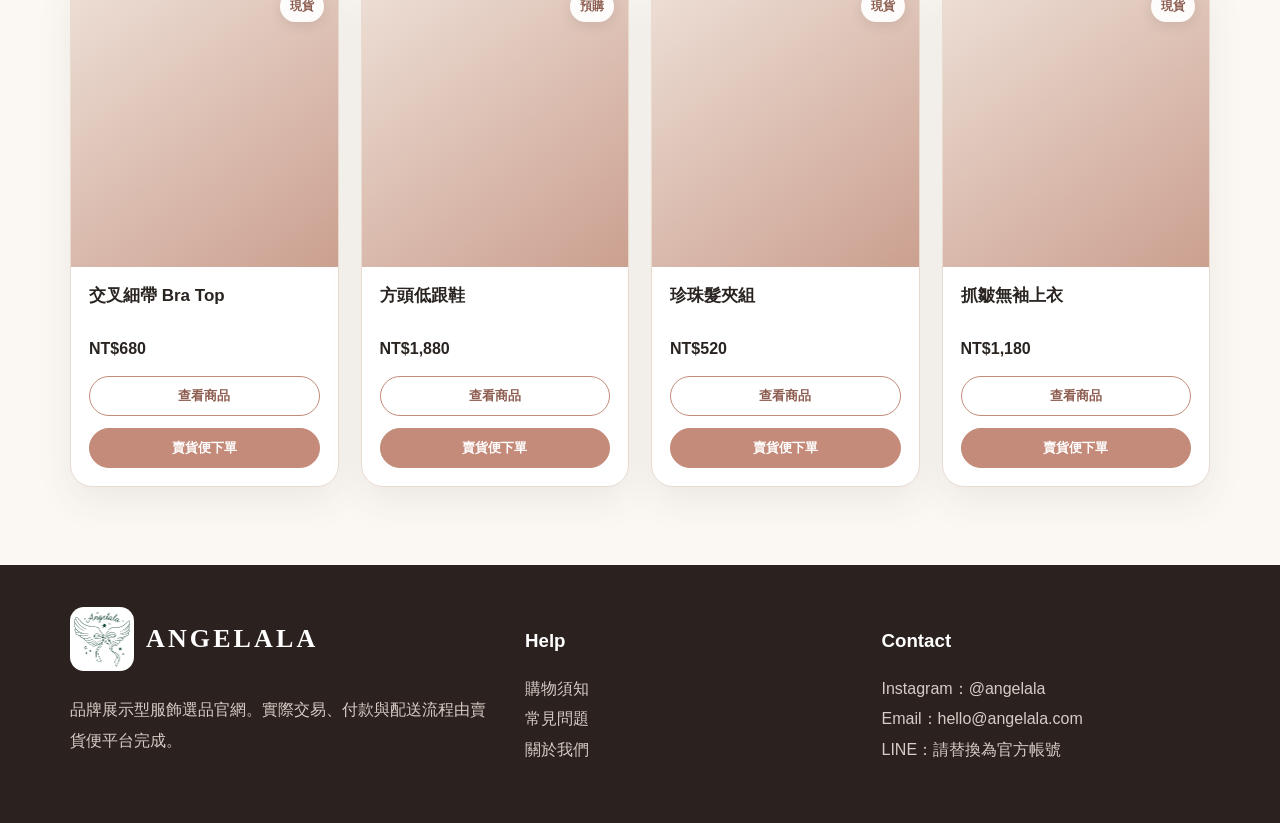
<file: weeks.html>
﻿<!doctype html><html lang="zh-Hant"><head><meta charset="utf-8"><meta name="viewport" content="width=device-width,initial-scale=1"><link rel="stylesheet" href="assets/css/style.css?v=20260427-final4"><title>各週新品｜ANGELALA</title></head><body><header class="header"><nav class="nav"><a class="logo" href="index.html"><img src="assets/img/angelala-logo.png" alt="ANGELALA"><span class="wordmark">ANGELALA</span></a><div class="menu"><a href="category.html">商品分類</a><a href="shopping-info.html">購物須知</a><a href="faq.html">FAQ</a><a href="about.html">關於我們</a></div></nav></header><main><section class="pageHero"><div class="eyebrow">Weekly Drops</div><h1>各週新品</h1><p class="sub">依上新週次整理商品，方便從 IG 貼文回來找款式。</p></section><section class="section"><h2>0427 本週新品</h2><div class="grid" data-new></div></section><section class="section"><h2>歷史新品</h2><div class="grid" data-products></div></section></main><footer class="footer"><div class="foot"><div><div class="logo brand-lockup"><img src="assets/img/angelala-logo.png" alt="ANGELALA"><span class="wordmark">ANGELALA</span></div><p>品牌展示型服飾選品官網。實際交易、付款與配送流程由賣貨便平台完成。</p></div><div><h3>Help</h3><p><a href="shopping-info.html">購物須知</a><br><a href="faq.html">常見問題</a><br><a href="about.html">關於我們</a></p></div><div><h3>Contact</h3><p>Instagram：@angelala<br>Email：hello@angelala.com<br>LINE：請替換為官方帳號</p></div></div></footer><script src="assets/js/data.js?v=20260427-final4"></script><script src="assets/js/main.js?v=20260427-final4"></script></body></html>
</file>
<file: assets/css/style.css>
:root {
  --bg: #fbf8f4;
  --card: #fff;
  --ink: #2a2421;
  --muted: #756b65;
  --brand: #c48a7a;
  --brand-dark: #8d5d50;
  --line: #eadbd1;
  --soft: #f5e9e1;
  --footer: #2b211e;
  --shadow: 0 14px 36px rgba(62, 42, 32, .08);
}

* { box-sizing: border-box; }

html { scroll-behavior: smooth; }

body {
  margin: 0;
  background: var(--bg);
  color: var(--ink);
  font-family: -apple-system, BlinkMacSystemFont, "Segoe UI", "Noto Sans TC", Arial, sans-serif;
  line-height: 1.55;
}

a { color: inherit; text-decoration: none; }
img { display: block; max-width: 100%; }

.bar {
  background: var(--footer);
  color: #fff;
  text-align: center;
  padding: 10px 16px;
  font-size: 14px;
  font-weight: 700;
}

.header {
  position: sticky;
  top: 0;
  z-index: 20;
  background: rgba(251, 248, 244, .95);
  backdrop-filter: blur(16px);
  border-bottom: 1px solid var(--line);
}

.nav {
  max-width: 1180px;
  margin: 0 auto;
  padding: 16px 20px;
  display: flex;
  align-items: center;
  justify-content: space-between;
  gap: 24px;
}

.logo,
.brand-lockup {
  display: inline-flex;
  align-items: center;
  gap: 12px;
  min-width: 0;
}

.logo img {
  width: 72px;
  height: 72px;
  object-fit: contain;
  flex: 0 0 auto;
}

.wordmark {
  font-family: Georgia, "Times New Roman", serif;
  font-size: 28px;
  font-weight: 700;
  line-height: 1;
  letter-spacing: .12em;
  color: var(--ink);
}

.menu {
  display: flex;
  align-items: center;
  justify-content: flex-end;
  gap: 22px;
  color: #3d312d;
  font-size: 14px;
  white-space: nowrap;
}

.menu a:hover { color: var(--brand); }

.hero {
  max-width: 1180px;
  margin: 34px auto 0;
  padding: 0 20px;
  display: grid;
  grid-template-columns: minmax(0, 1.08fr) minmax(320px, .92fr);
  gap: 26px;
  align-items: stretch;
}

.heroText {
  background: linear-gradient(135deg, #fff 0%, #f1ded4 100%);
  border: 1px solid var(--line);
  border-radius: 30px;
  padding: 60px 52px;
  box-shadow: var(--shadow);
}

.eyebrow {
  margin-bottom: 12px;
  color: var(--brand);
  font-size: 13px;
  font-weight: 800;
  letter-spacing: .16em;
  text-transform: uppercase;
}

.hero h1 {
  margin: 0 0 16px;
  font-size: 54px;
  line-height: 1.08;
}

.hero p,
.sub,
.detailDesc {
  color: var(--muted);
}

.hero p {
  max-width: 620px;
  font-size: 18px;
  line-height: 1.85;
}

.heroImg {
  min-height: 460px;
  border: 1px solid var(--line);
  border-radius: 30px;
  background: linear-gradient(160deg, #dbc3b6, #f7eee9 50%, #b88978);
  position: relative;
  overflow: hidden;
  box-shadow: var(--shadow);
}

.heroImg::after {
  content: "ANGELALA";
  position: absolute;
  right: 28px;
  bottom: 28px;
  color: rgba(255, 255, 255, .76);
  font-family: Georgia, "Times New Roman", serif;
  font-size: 42px;
  letter-spacing: .12em;
}

.btns,
.actions {
  display: flex;
  gap: 12px;
  flex-wrap: wrap;
}

.btn {
  display: inline-flex;
  align-items: center;
  justify-content: center;
  min-height: 44px;
  border: 1px solid var(--brand);
  border-radius: 999px;
  padding: 11px 20px;
  color: var(--brand-dark);
  background: #fff;
  font-weight: 800;
  text-align: center;
  transition: transform .18s ease, box-shadow .18s ease, background .18s ease;
}

.btn.primary {
  background: var(--brand);
  color: #fff;
}

.btn:hover {
  transform: translateY(-1px);
  box-shadow: 0 10px 22px rgba(196, 138, 122, .22);
}

.section,
.pageHero,
.productPage {
  max-width: 1180px;
  margin-left: auto;
  margin-right: auto;
}

.section {
  margin-top: 70px;
  padding: 0 20px;
}

.sectionHead {
  display: flex;
  align-items: flex-end;
  justify-content: space-between;
  gap: 18px;
  margin-bottom: 24px;
}

.section h2,
.pageHero h1 {
  margin: 0;
  font-size: 30px;
  line-height: 1.18;
}

.sub {
  margin: 8px 0 0;
}

.grid {
  display: grid;
  grid-template-columns: repeat(4, minmax(0, 1fr));
  gap: 22px;
}

.card {
  overflow: hidden;
  border: 1px solid var(--line);
  border-radius: 22px;
  background: var(--card);
  box-shadow: var(--shadow);
}

.productImg {
  position: relative;
  display: block;
  height: 290px;
  background: linear-gradient(145deg, #eee0d7, #cba090);
}

.productImg img {
  width: 100%;
  height: 100%;
  object-fit: cover;
}

.productImg span {
  position: absolute;
  top: 14px;
  right: 14px;
  border-radius: 999px;
  padding: 6px 10px;
  background: rgba(255, 255, 255, .95);
  color: var(--brand-dark);
  font-size: 12px;
  font-weight: 800;
  box-shadow: 0 4px 12px rgba(62, 42, 32, .1);
}

.productBody {
  padding: 18px;
}

.productBody h3 {
  min-height: 44px;
  margin: 0 0 8px;
  font-size: 17px;
  line-height: 1.35;
}

.price {
  margin-bottom: 14px;
  font-weight: 900;
}

.actions .btn {
  flex: 1 1 120px;
  min-height: 40px;
  padding: 9px 12px;
  font-size: 13px;
}

.cats {
  display: grid;
  grid-template-columns: repeat(6, minmax(0, 1fr));
  gap: 14px;
}

.cat {
  border: 1px solid var(--line);
  border-radius: 20px;
  background: #fff;
  padding: 24px 12px;
  text-align: center;
  box-shadow: var(--shadow);
}

.cat b {
  display: block;
  margin-bottom: 6px;
  font-size: 18px;
}

.cat span {
  color: var(--muted);
  font-size: 13px;
}

.look {
  display: grid;
  grid-template-columns: repeat(2, minmax(0, 1fr));
  gap: 24px;
}

.lookCard,
.qa,
.details,
.pageHero,
.infoBox,
.note {
  border: 1px solid var(--line);
  background: #fff;
}

.lookCard {
  min-height: 240px;
  border-radius: 26px;
  padding: 36px;
  background: linear-gradient(135deg, #fff, #eeddd4);
  box-shadow: var(--shadow);
}

.pageHero {
  margin-top: 34px;
  padding: 40px 20px;
  border-radius: 26px;
  box-shadow: var(--shadow);
}

.filter {
  display: flex;
  flex-wrap: wrap;
  gap: 10px;
  margin-bottom: 24px;
}

.pill {
  border: 1px solid var(--line);
  border-radius: 999px;
  background: #fff;
  padding: 10px 16px;
  color: var(--muted);
}

.productPage {
  margin-top: 42px;
  padding: 0 20px;
  display: grid;
  grid-template-columns: minmax(0, 1.18fr) minmax(340px, .92fr);
  gap: 28px;
  align-items: start;
}

.galleryShell {
  border: 1px solid var(--line);
  border-radius: 26px;
  background: #fff8f4;
  padding: 16px;
  box-shadow: var(--shadow);
}

.galleryMain {
  position: relative;
  overflow: hidden;
  aspect-ratio: 4 / 5;
  border-radius: 20px;
  background: var(--soft);
}

.galleryImage {
  width: 100%;
  height: 100%;
  object-fit: cover;
}

.galleryNav {
  position: absolute;
  top: 50%;
  transform: translateY(-50%);
  display: grid;
  place-items: center;
  width: 42px;
  height: 42px;
  border: 1px solid rgba(62, 42, 32, .14);
  border-radius: 999px;
  background: rgba(255, 255, 255, .9);
  color: var(--ink);
  font-size: 28px;
  line-height: 1;
  box-shadow: 0 8px 20px rgba(62, 42, 32, .12);
}

.galleryNav.prev { left: 14px; }
.galleryNav.next { right: 14px; }

.galleryCount {
  position: absolute;
  top: 14px;
  left: 14px;
  border: 1px solid rgba(62, 42, 32, .08);
  border-radius: 999px;
  background: rgba(255, 248, 244, .94);
  color: var(--brand-dark);
  padding: 6px 10px;
  font-size: 12px;
  font-weight: 800;
}

.thumbRow {
  display: grid;
  grid-template-columns: repeat(7, minmax(0, 1fr));
  gap: 10px;
  margin-top: 12px;
}

.thumb {
  overflow: hidden;
  aspect-ratio: 1;
  border: 2px solid transparent;
  border-radius: 13px;
  background: #fff;
  padding: 0;
}

.thumb img {
  width: 100%;
  height: 100%;
  object-fit: cover;
}

.thumb.is-active {
  border-color: var(--brand);
  box-shadow: 0 6px 16px rgba(201, 143, 122, .18);
}

.details {
  border-radius: 26px;
  padding: 32px;
  box-shadow: var(--shadow);
}

.details h1 {
  margin: 8px 0 10px;
  font-size: 34px;
  line-height: 1.22;
}

.detailPrice {
  margin-bottom: 12px;
  font-size: 26px;
}

.detailDesc {
  margin: 0;
  line-height: 1.9;
}

.infoGrid {
  display: grid;
  grid-template-columns: repeat(2, minmax(0, 1fr));
  gap: 12px;
  margin: 20px 0;
}

.infoBox {
  border-radius: 16px;
  background: var(--bg);
  padding: 14px;
}

.infoBox b,
.infoBox span {
  display: block;
}

.infoBox b {
  margin-bottom: 5px;
}

.detailBuy {
  width: 100%;
  font-size: 17px;
}

.note {
  border-color: #edd0c4;
  border-radius: 16px;
  background: #fff7f2;
  color: #765348;
  padding: 14px;
  line-height: 1.75;
}

.table {
  width: 100%;
  border-collapse: collapse;
  overflow: hidden;
  border-radius: 18px;
  background: #fff;
}

.table th,
.table td {
  border: 1px solid var(--line);
  padding: 13px;
  text-align: left;
}

.faq {
  max-width: 900px;
  margin: 40px auto;
  padding: 0 20px;
}

.qa {
  border-radius: 20px;
  margin-bottom: 14px;
  padding: 22px;
  box-shadow: var(--shadow);
}

.footer {
  margin-top: 78px;
  background: var(--footer);
  color: #fff;
}

.foot {
  max-width: 1180px;
  margin: 0 auto;
  padding: 42px 20px;
  display: grid;
  grid-template-columns: 1.3fr 1fr 1fr;
  gap: 28px;
}

.foot p,
.foot a {
  color: #d8cbc5;
  line-height: 1.9;
}

.foot .logo img {
  width: 64px;
  height: 64px;
  object-fit: contain;
  background: #fff;
  border-radius: 14px;
  padding: 4px;
}

.foot .wordmark {
  color: #fff;
  font-size: 26px;
}

@media (max-width: 920px) {
  .nav {
    align-items: flex-start;
    flex-direction: column;
    gap: 12px;
  }

  .menu {
    width: 100%;
    justify-content: flex-start;
    overflow-x: auto;
    gap: 10px;
    padding-bottom: 2px;
    -webkit-overflow-scrolling: touch;
    scrollbar-width: none;
  }

  .menu::-webkit-scrollbar { display: none; }

  .menu a {
    flex: 0 0 auto;
    border: 1px solid var(--line);
    border-radius: 999px;
    background: #fff;
    padding: 7px 11px;
    font-size: 13px;
  }

  .hero,
  .productPage,
  .look,
  .foot {
    grid-template-columns: 1fr;
  }

  .hero {
    gap: 18px;
  }

  .heroText {
    padding: 42px 30px;
  }

  .hero h1 {
    font-size: 42px;
  }

  .heroImg {
    min-height: 320px;
  }

  .grid {
    grid-template-columns: repeat(2, minmax(0, 1fr));
  }

  .cats {
    grid-template-columns: repeat(3, minmax(0, 1fr));
  }

  .productPage {
    gap: 20px;
  }

  .galleryMain {
    aspect-ratio: 1 / 1;
  }

  .thumbRow {
    grid-template-columns: repeat(5, minmax(0, 1fr));
  }
}

@media (max-width: 560px) {
  .bar {
    padding: 8px 12px;
    font-size: 12px;
    line-height: 1.45;
  }

  .nav {
    padding: 12px 14px;
  }

  .logo img {
    width: 54px;
    height: 54px;
  }

  .wordmark {
    font-size: 21px;
    letter-spacing: .08em;
  }

  .menu {
    gap: 8px;
  }

  .menu a {
    padding: 7px 10px;
    font-size: 12px;
  }

  .hero,
  .section,
  .productPage {
    padding-left: 14px;
    padding-right: 14px;
  }

  .hero {
    margin-top: 18px;
  }

  .heroText {
    border-radius: 22px;
    padding: 24px 18px;
  }

  .hero h1 {
    font-size: 30px;
  }

  .hero p {
    font-size: 15px;
  }

  .heroImg {
    min-height: 220px;
    border-radius: 22px;
  }

  .heroImg::after {
    right: 16px;
    bottom: 16px;
    font-size: 25px;
  }

  .btns,
  .actions {
    flex-direction: column;
  }

  .btn,
  .actions .btn {
    width: 100%;
  }

  .section {
    margin-top: 46px;
  }

  .sectionHead {
    align-items: flex-start;
    flex-direction: column;
    gap: 8px;
    margin-bottom: 18px;
  }

  .section h2,
  .pageHero h1 {
    font-size: 26px;
  }

  .grid {
    grid-template-columns: 1fr;
    gap: 16px;
  }

  .productImg {
    height: 260px;
  }

  .productBody h3 {
    min-height: 0;
  }

  .cats {
    grid-template-columns: repeat(2, minmax(0, 1fr));
    gap: 10px;
  }

  .cat {
    border-radius: 16px;
    padding: 18px 10px;
  }

  .lookCard {
    min-height: 0;
    border-radius: 20px;
    padding: 22px;
  }

  .pageHero {
    margin-top: 22px;
    padding: 24px 16px;
    border-radius: 20px;
  }

  .filter {
    flex-wrap: nowrap;
    overflow-x: auto;
    padding-bottom: 4px;
    -webkit-overflow-scrolling: touch;
    scrollbar-width: none;
  }

  .filter::-webkit-scrollbar { display: none; }
  .pill { flex: 0 0 auto; }

  .productPage {
    margin-top: 22px;
    gap: 14px;
  }

  .galleryShell {
    border-radius: 20px;
    padding: 12px;
  }

  .galleryMain {
    border-radius: 16px;
  }

  .galleryNav {
    width: 36px;
    height: 36px;
    font-size: 24px;
  }

  .galleryNav.prev { left: 10px; }
  .galleryNav.next { right: 10px; }

  .thumbRow {
    grid-template-columns: repeat(4, minmax(0, 1fr));
    gap: 8px;
  }

  .details {
    border-radius: 20px;
    padding: 18px;
  }

  .details h1 {
    font-size: 24px;
  }

  .detailPrice {
    font-size: 22px;
  }

  .infoGrid {
    grid-template-columns: 1fr;
    gap: 10px;
    margin: 16px 0;
  }

  .detailBuy {
    font-size: 15px;
    padding: 12px 16px;
  }

  .table {
    font-size: 14px;
  }

  .table th,
  .table td {
    padding: 10px;
  }

  .qa {
    padding: 18px;
  }

  .footer {
    margin-top: 54px;
  }

  .foot {
    padding: 28px 14px;
    gap: 18px;
  }

  .foot .logo img {
    width: 52px;
    height: 52px;
  }

  .foot .wordmark {
    font-size: 20px;
  }
}

/* Final product-page guardrails for phone in-app browsers */
html,
body {
  width: 100%;
  max-width: 100%;
  overflow-x: hidden;
}

.productPage,
.galleryShell,
.galleryMain,
.details,
.section,
.pageHero,
.footer,
.foot {
  min-width: 0;
}

@media (max-width: 1024px) {
  .productPage {
    display: flex;
    flex-direction: column;
    width: 100%;
    max-width: 680px;
    margin: 22px auto 0;
    padding: 0 14px;
    gap: 14px;
  }

  .galleryShell,
  .details {
    width: 100%;
    max-width: 100%;
  }

  .galleryMain {
    width: 100%;
    aspect-ratio: 3 / 4;
    background: #fff;
  }

  .galleryImage {
    object-fit: contain;
    background: #fff;
  }

  .thumbRow {
    display: flex;
    overflow-x: auto;
    gap: 8px;
    padding-bottom: 4px;
    -webkit-overflow-scrolling: touch;
    scrollbar-width: none;
  }

  .thumbRow::-webkit-scrollbar {
    display: none;
  }

  .thumb {
    width: 68px;
    min-width: 68px;
    flex: 0 0 68px;
  }

  .details {
    padding: 18px;
    border-radius: 20px;
  }

  .details h1 {
    font-size: 26px;
    line-height: 1.25;
  }

  .detailPrice {
    font-size: 22px;
  }

  .infoGrid {
    grid-template-columns: 1fr;
  }

  .detailBuy {
    width: 100%;
    white-space: normal;
  }

  .table {
    display: block;
    overflow-x: auto;
    white-space: nowrap;
  }
}

@media (max-width: 430px) {
  .nav,
  .hero,
  .section,
  .productPage,
  .pageHero,
  .foot {
    padding-left: 12px;
    padding-right: 12px;
  }

  .logo img {
    width: 50px;
    height: 50px;
  }

  .wordmark {
    font-size: 19px;
    letter-spacing: .06em;
  }

  .galleryShell {
    padding: 10px;
    border-radius: 18px;
  }

  .galleryNav {
    width: 34px;
    height: 34px;
  }

  .details h1 {
    font-size: 24px;
  }
}

/* Product page final reset: mobile is the default, desktop opts in. */
.productPage {
  display: flex !important;
  flex-direction: column !important;
  width: 100% !important;
  max-width: 680px !important;
  margin: 22px auto 0 !important;
  padding: 0 14px !important;
  gap: 14px !important;
  overflow-x: clip !important;
}

.productPage *,
.galleryShell,
.galleryMain,
.details {
  max-width: 100%;
}

.galleryShell,
.details {
  width: 100% !important;
}

.galleryMain {
  width: 100% !important;
  aspect-ratio: 3 / 4 !important;
}

.galleryImage {
  object-fit: contain !important;
  background: #fff;
}

.thumbRow {
  display: flex !important;
  grid-template-columns: none !important;
  overflow-x: auto;
  gap: 8px;
  padding-bottom: 4px;
  -webkit-overflow-scrolling: touch;
  scrollbar-width: none;
}

.thumbRow::-webkit-scrollbar {
  display: none;
}

.thumb {
  width: 68px !important;
  min-width: 68px !important;
  flex: 0 0 68px !important;
}

.infoGrid {
  grid-template-columns: 1fr !important;
}

.detailBuy {
  width: 100%;
  white-space: normal;
}

@media (min-width: 921px) {
  .productPage {
    display: grid !important;
    grid-template-columns: minmax(0, 1.18fr) minmax(340px, .92fr) !important;
    max-width: 1180px !important;
    margin-top: 42px !important;
    padding: 0 20px !important;
    gap: 28px !important;
    overflow-x: visible !important;
  }

  .galleryMain {
    aspect-ratio: 4 / 5 !important;
  }

  .galleryImage {
    object-fit: cover !important;
  }

  .thumbRow {
    display: grid !important;
    grid-template-columns: repeat(7, minmax(0, 1fr)) !important;
    overflow: visible;
    gap: 10px;
    padding-bottom: 0;
  }

  .thumb {
    width: auto !important;
    min-width: 0 !important;
    flex: initial !important;
  }

  .infoGrid {
    grid-template-columns: repeat(2, minmax(0, 1fr)) !important;
  }
}

/* Product card mobile button sizing */
@media (max-width: 920px) {
  .card .actions {
    flex-direction: row;
    gap: 8px;
  }

  .card .actions .btn {
    flex: 1 1 0 !important;
    width: auto !important;
    min-height: 42px !important;
    height: 42px !important;
    padding: 8px 10px !important;
    border-radius: 999px;
    font-size: 13px !important;
    line-height: 1.2;
  }
}

@media (max-width: 430px) {
  .productBody {
    padding: 16px 14px;
  }

  .card .actions {
    flex-direction: column;
  }

  .card .actions .btn {
    flex: 0 0 auto !important;
    width: 100% !important;
    min-height: 42px !important;
    height: 42px !important;
  }
}
</file>
